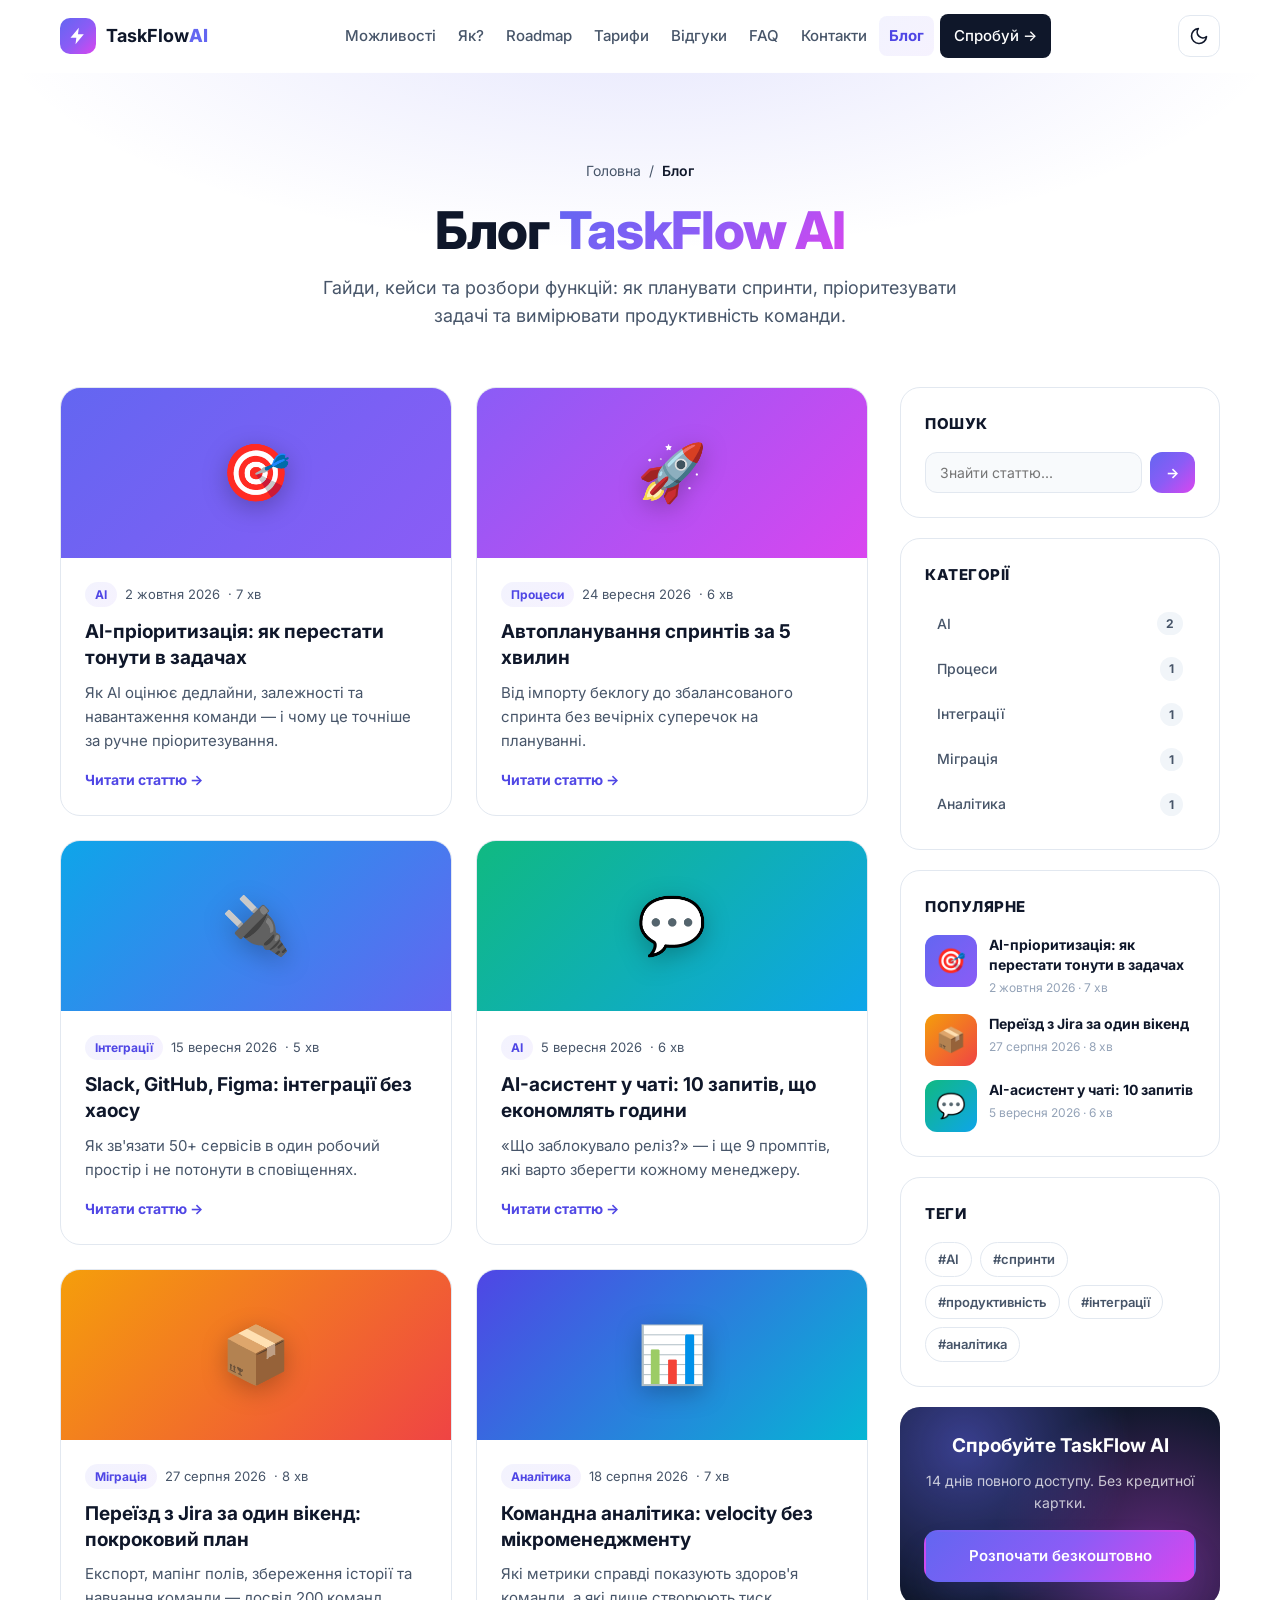
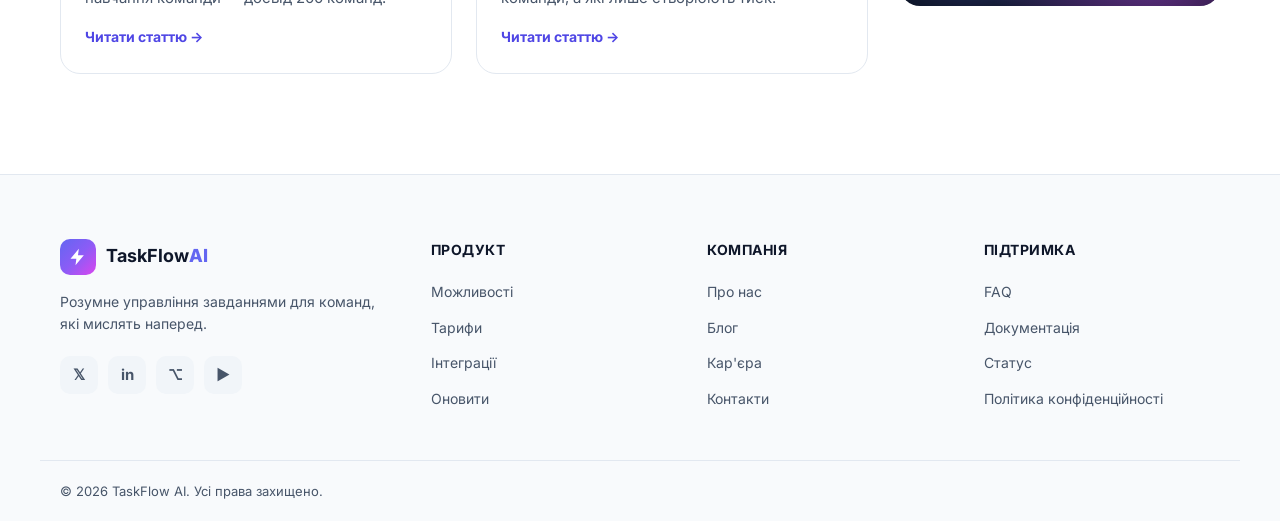
<file: blog.html>
<!DOCTYPE html>
<html lang="uk">
<head>
    <meta charset="UTF-8">
    <meta name="viewport" content="width=device-width, initial-scale=1.0">
    <meta name="description" content="Блог TaskFlow AI — гайди про AI-пріоритизацію, планування спринтів та продуктивність команд.">
    <meta name="theme-color" content="#6366f1">
    <script>
        try {
            var savedTheme = localStorage.getItem('taskflow-theme');
            if (savedTheme === 'dark' || savedTheme === 'light') {
                document.documentElement.setAttribute('data-theme', savedTheme);
            } else if (window.matchMedia('(prefers-color-scheme: dark)').matches) {
                document.documentElement.setAttribute('data-theme', 'dark');
            }
        } catch (e) {}
    </script>
    <title>Блог — TaskFlow AI</title>
    <link rel="preconnect" href="https://fonts.googleapis.com">
    <link rel="preconnect" href="https://fonts.gstatic.com" crossorigin>
    <link href="https://fonts.googleapis.com/css2?family=Inter:wght@400;500;600;700;800&display=swap" rel="stylesheet">
    <link rel="stylesheet" href="styles.css">
</head>
<body>
    <a class="skip-link" href="#main">Перейти до основного вмісту</a>

    <header class="header" id="top">
        <div class="container header__inner">
            <a href="index.html" class="logo" aria-label="TaskFlow AI — на головну">
                <span class="logo__icon" aria-hidden="true">
                    <svg viewBox="0 0 24 24" fill="none" xmlns="http://www.w3.org/2000/svg">
                        <path d="M13 2L3 14h7l-1 8 10-12h-7l1-8z" fill="currentColor"/>
                    </svg>
                </span>
                <span class="logo__text">TaskFlow<strong>AI</strong></span>
            </a>

            <nav class="nav" id="nav" aria-label="Головна навігація">
                <ul class="nav__list">
                    <li><a class="nav__link" href="index.html#features">Можливості</a></li>
                    <li><a class="nav__link" href="index.html#how">Як?</a></li>
                    <li><a class="nav__link" href="index.html#roadmap">Roadmap</a></li>
                    <li><a class="nav__link" href="index.html#pricing">Тарифи</a></li>
                    <li><a class="nav__link" href="index.html#testimonials">Відгуки</a></li>
                    <li><a class="nav__link" href="index.html#faq">FAQ</a></li>
                    <li><a class="nav__link" href="index.html#contacts">Контакти</a></li>
                    <li><a class="nav__link is-active" href="blog.html" aria-current="page">Блог</a></li>
                    <li><a class="nav__link nav__link--cta" href="index.html#cta">Спробуй -></a></li>
                </ul>
            </nav>

            <div class="header__actions">
                <button class="theme-toggle" id="themeToggle" type="button"
                        aria-label="Перемкнути на темну тему"
                        aria-pressed="false"
                        title="Перемкнути тему">
                    <svg class="theme-toggle__icon theme-toggle__icon--moon" width="20" height="20" viewBox="0 0 24 24" fill="none" aria-hidden="true"><path d="M21 12.8A9 9 0 1 1 11.2 3a7 7 0 0 0 9.8 9.8z" stroke="currentColor" stroke-width="2" stroke-linecap="round" stroke-linejoin="round"/></svg>
                    <svg class="theme-toggle__icon theme-toggle__icon--sun" width="20" height="20" viewBox="0 0 24 24" fill="none" aria-hidden="true"><circle cx="12" cy="12" r="4" stroke="currentColor" stroke-width="2"/><path d="M12 2v2M12 20v2M4.9 4.9l1.4 1.4M17.7 17.7l1.4 1.4M2 12h2M20 12h2M4.9 19.1l1.4-1.4M17.7 6.3l1.4-1.4" stroke="currentColor" stroke-width="2" stroke-linecap="round"/></svg>
                </button>
                <button class="burger" id="burger" type="button"
                        aria-label="Відкрити меню"
                        aria-expanded="false"
                        aria-controls="nav">
                    <span class="burger__line"></span>
                    <span class="burger__line"></span>
                    <span class="burger__line"></span>
                </button>
            </div>
        </div>
    </header>

    <main id="main">
        <section class="page-hero" aria-labelledby="blog-hero-title">
            <div class="container">
                <nav class="breadcrumbs" aria-label="Хлібні крихти">
                    <a href="index.html">Головна</a>
                    <span aria-hidden="true">/</span>
                    <span aria-current="page">Блог</span>
                </nav>
                <h1 class="page-hero__title" id="blog-hero-title">Блог <span class="gradient-text">TaskFlow AI</span></h1>
                <p class="page-hero__subtitle">
                    Гайди, кейси та розбори функцій: як планувати спринти,
                    пріоритезувати задачі та вимірювати продуктивність команди.
                </p>
            </div>
        </section>

        <div class="container layout">
            <div>
                <ul class="blog-grid" role="list">
                    <li>
                        <article class="blog-card">
                            <a class="blog-card__cover blog-card__cover--1" href="single-blog.html" aria-hidden="true" tabindex="-1"><span class="blog-card__emoji">🎯</span></a>
                            <div class="blog-card__body">
                                <div class="blog-card__meta"><span class="blog-card__tag">AI</span><time datetime="2026-10-02">2 жовтня 2026</time><span>· 7 хв</span></div>
                                <h2 class="blog-card__title"><a href="single-blog.html">AI-пріоритизація: як перестати тонути в задачах</a></h2>
                                <p class="blog-card__text">Як AI оцінює дедлайни, залежності та навантаження команди — і чому це точніше за ручне пріоритезування.</p>
                                <a class="blog-card__more" href="single-blog.html">Читати статтю →</a>
                            </div>
                        </article>
                    </li>
                    <li>
                        <article class="blog-card">
                            <a class="blog-card__cover blog-card__cover--2" href="single-blog.html" aria-hidden="true" tabindex="-1"><span class="blog-card__emoji">🚀</span></a>
                            <div class="blog-card__body">
                                <div class="blog-card__meta"><span class="blog-card__tag">Процеси</span><time datetime="2026-09-24">24 вересня 2026</time><span>· 6 хв</span></div>
                                <h2 class="blog-card__title"><a href="single-blog.html">Автопланування спринтів за 5 хвилин</a></h2>
                                <p class="blog-card__text">Від імпорту беклогу до збалансованого спринта без вечірніх суперечок на плануванні.</p>
                                <a class="blog-card__more" href="single-blog.html">Читати статтю →</a>
                            </div>
                        </article>
                    </li>
                    <li>
                        <article class="blog-card">
                            <a class="blog-card__cover blog-card__cover--3" href="single-blog.html" aria-hidden="true" tabindex="-1"><span class="blog-card__emoji">🔌</span></a>
                            <div class="blog-card__body">
                                <div class="blog-card__meta"><span class="blog-card__tag">Інтеграції</span><time datetime="2026-09-15">15 вересня 2026</time><span>· 5 хв</span></div>
                                <h2 class="blog-card__title"><a href="single-blog.html">Slack, GitHub, Figma: інтеграції без хаосу</a></h2>
                                <p class="blog-card__text">Як зв'язати 50+ сервісів в один робочий простір і не потонути в сповіщеннях.</p>
                                <a class="blog-card__more" href="single-blog.html">Читати статтю →</a>
                            </div>
                        </article>
                    </li>
                    <li>
                        <article class="blog-card">
                            <a class="blog-card__cover blog-card__cover--4" href="single-blog.html" aria-hidden="true" tabindex="-1"><span class="blog-card__emoji">💬</span></a>
                            <div class="blog-card__body">
                                <div class="blog-card__meta"><span class="blog-card__tag">AI</span><time datetime="2026-09-05">5 вересня 2026</time><span>· 6 хв</span></div>
                                <h2 class="blog-card__title"><a href="single-blog.html">AI-асистент у чаті: 10 запитів, що економлять години</a></h2>
                                <p class="blog-card__text">«Що заблокувало реліз?» — і ще 9 промптів, які варто зберегти кожному менеджеру.</p>
                                <a class="blog-card__more" href="single-blog.html">Читати статтю →</a>
                            </div>
                        </article>
                    </li>
                    <li>
                        <article class="blog-card">
                            <a class="blog-card__cover blog-card__cover--5" href="single-blog.html" aria-hidden="true" tabindex="-1"><span class="blog-card__emoji">📦</span></a>
                            <div class="blog-card__body">
                                <div class="blog-card__meta"><span class="blog-card__tag">Міграція</span><time datetime="2026-08-27">27 серпня 2026</time><span>· 8 хв</span></div>
                                <h2 class="blog-card__title"><a href="single-blog.html">Переїзд з Jira за один вікенд: покроковий план</a></h2>
                                <p class="blog-card__text">Експорт, мапінг полів, збереження історії та навчання команди — досвід 200 команд.</p>
                                <a class="blog-card__more" href="single-blog.html">Читати статтю →</a>
                            </div>
                        </article>
                    </li>
                    <li>
                        <article class="blog-card">
                            <a class="blog-card__cover blog-card__cover--6" href="single-blog.html" aria-hidden="true" tabindex="-1"><span class="blog-card__emoji">📊</span></a>
                            <div class="blog-card__body">
                                <div class="blog-card__meta"><span class="blog-card__tag">Аналітика</span><time datetime="2026-08-18">18 серпня 2026</time><span>· 7 хв</span></div>
                                <h2 class="blog-card__title"><a href="single-blog.html">Командна аналітика: velocity без мікроменеджменту</a></h2>
                                <p class="blog-card__text">Які метрики справді показують здоров'я команди, а які лише створюють тиск.</p>
                                <a class="blog-card__more" href="single-blog.html">Читати статтю →</a>
                            </div>
                        </article>
                    </li>
                </ul>
            </div>

            <aside class="sidebar" aria-label="Бокова панель блогу">
                <section class="widget">
                    <h2 class="widget__title">Пошук</h2>
                    <form class="widget__search" role="search" onsubmit="return false;">
                        <label class="visually-hidden" for="blog-search">Пошук статей</label>
                        <input type="search" id="blog-search" placeholder="Знайти статтю...">
                        <button type="submit" aria-label="Шукати">→</button>
                    </form>
                </section>

                <section class="widget">
                    <h2 class="widget__title">Категорії</h2>
                    <ul class="widget__list" role="list">
                        <li><a href="blog.html">AI <span class="widget__count">2</span></a></li>
                        <li><a href="blog.html">Процеси <span class="widget__count">1</span></a></li>
                        <li><a href="blog.html">Інтеграції <span class="widget__count">1</span></a></li>
                        <li><a href="blog.html">Міграція <span class="widget__count">1</span></a></li>
                        <li><a href="blog.html">Аналітика <span class="widget__count">1</span></a></li>
                    </ul>
                </section>

                <section class="widget">
                    <h2 class="widget__title">Популярне</h2>
                    <div class="widget__popular">
                        <a href="single-blog.html">
                            <span class="widget__thumb blog-card__cover--1">🎯</span>
                            <span><strong>AI-пріоритизація: як перестати тонути в задачах</strong><small>2 жовтня 2026 · 7 хв</small></span>
                        </a>
                        <a href="single-blog.html">
                            <span class="widget__thumb blog-card__cover--5">📦</span>
                            <span><strong>Переїзд з Jira за один вікенд</strong><small>27 серпня 2026 · 8 хв</small></span>
                        </a>
                        <a href="single-blog.html">
                            <span class="widget__thumb blog-card__cover--4">💬</span>
                            <span><strong>AI-асистент у чаті: 10 запитів</strong><small>5 вересня 2026 · 6 хв</small></span>
                        </a>
                    </div>
                </section>

                <section class="widget">
                    <h2 class="widget__title">Теги</h2>
                    <div class="widget__tags">
                        <a href="blog.html">#AI</a>
                        <a href="blog.html">#спринти</a>
                        <a href="blog.html">#продуктивність</a>
                        <a href="blog.html">#інтеграції</a>
                        <a href="blog.html">#аналітика</a>
                    </div>
                </section>

                <section class="widget widget--cta">
                    <h3>Спробуйте TaskFlow AI</h3>
                    <p>14 днів повного доступу. Без кредитної картки.</p>
                    <a href="index.html#cta" class="btn btn--primary btn--block">Розпочати безкоштовно</a>
                </section>
            </aside>
        </div>
    </main>

    <footer class="footer">
        <div class="container footer__inner">
            <div class="footer__col footer__col--brand">
                <a href="index.html" class="logo logo--footer">
                    <span class="logo__icon" aria-hidden="true">
                        <svg viewBox="0 0 24 24" fill="none" xmlns="http://www.w3.org/2000/svg">
                            <path d="M13 2L3 14h7l-1 8 10-12h-7l1-8z" fill="currentColor"/>
                        </svg>
                    </span>
                    <span class="logo__text">TaskFlow<strong>AI</strong></span>
                </a>
                <p class="footer__tagline">Розумне управління завданнями для команд, які мислять наперед.</p>
                <ul class="footer__socials" role="list">
                    <li><a href="#" aria-label="Twitter">𝕏</a></li>
                    <li><a href="#" aria-label="LinkedIn">in</a></li>
                    <li><a href="#" aria-label="GitHub">⌥</a></li>
                    <li><a href="#" aria-label="YouTube">▶</a></li>
                </ul>
            </div>

            <nav class="footer__col" aria-label="Продукт">
                <h4 class="footer__title">Продукт</h4>
                <ul class="footer__links" role="list">
                    <li><a href="index.html#features">Можливості</a></li>
                    <li><a href="index.html#pricing">Тарифи</a></li>
                    <li><a href="index.html#how">Інтеграції</a></li>
                    <li><a href="index.html#cta">Оновити</a></li>
                </ul>
            </nav>

            <nav class="footer__col" aria-label="Компанія">
                <h4 class="footer__title">Компанія</h4>
                <ul class="footer__links" role="list">
                    <li><a href="#">Про нас</a></li>
                    <li><a href="blog.html">Блог</a></li>
                    <li><a href="#">Кар'єра</a></li>
                    <li><a href="index.html#contacts">Контакти</a></li>
                </ul>
            </nav>

            <nav class="footer__col" aria-label="Підтримка">
                <h4 class="footer__title">Підтримка</h4>
                <ul class="footer__links" role="list">
                    <li><a href="index.html#faq">FAQ</a></li>
                    <li><a href="#">Документація</a></li>
                    <li><a href="#">Статус</a></li>
                    <li><a href="privacy.html">Політика конфіденційності</a></li>
                </ul>
            </nav>
        </div>

        <div class="container footer__bottom">
            <p class="footer__copy">© 2026 TaskFlow AI. Усі права захищено.</p>
        </div>
    </footer>

    <button class="to-top" id="toTop" type="button" aria-label="Прокрутити нагору">
        <svg viewBox="0 0 24 24" fill="none" aria-hidden="true">
            <path d="M12 19V5M5 12l7-7 7 7" stroke="currentColor" stroke-width="2.5" stroke-linecap="round" stroke-linejoin="round"/>
        </svg>
        <span>Нагору</span>
    </button>

    <div class="scroll-progress" id="scrollProgress" aria-hidden="true"></div>

    <script src="script.js" defer></script>
</body>
</html>
</file>
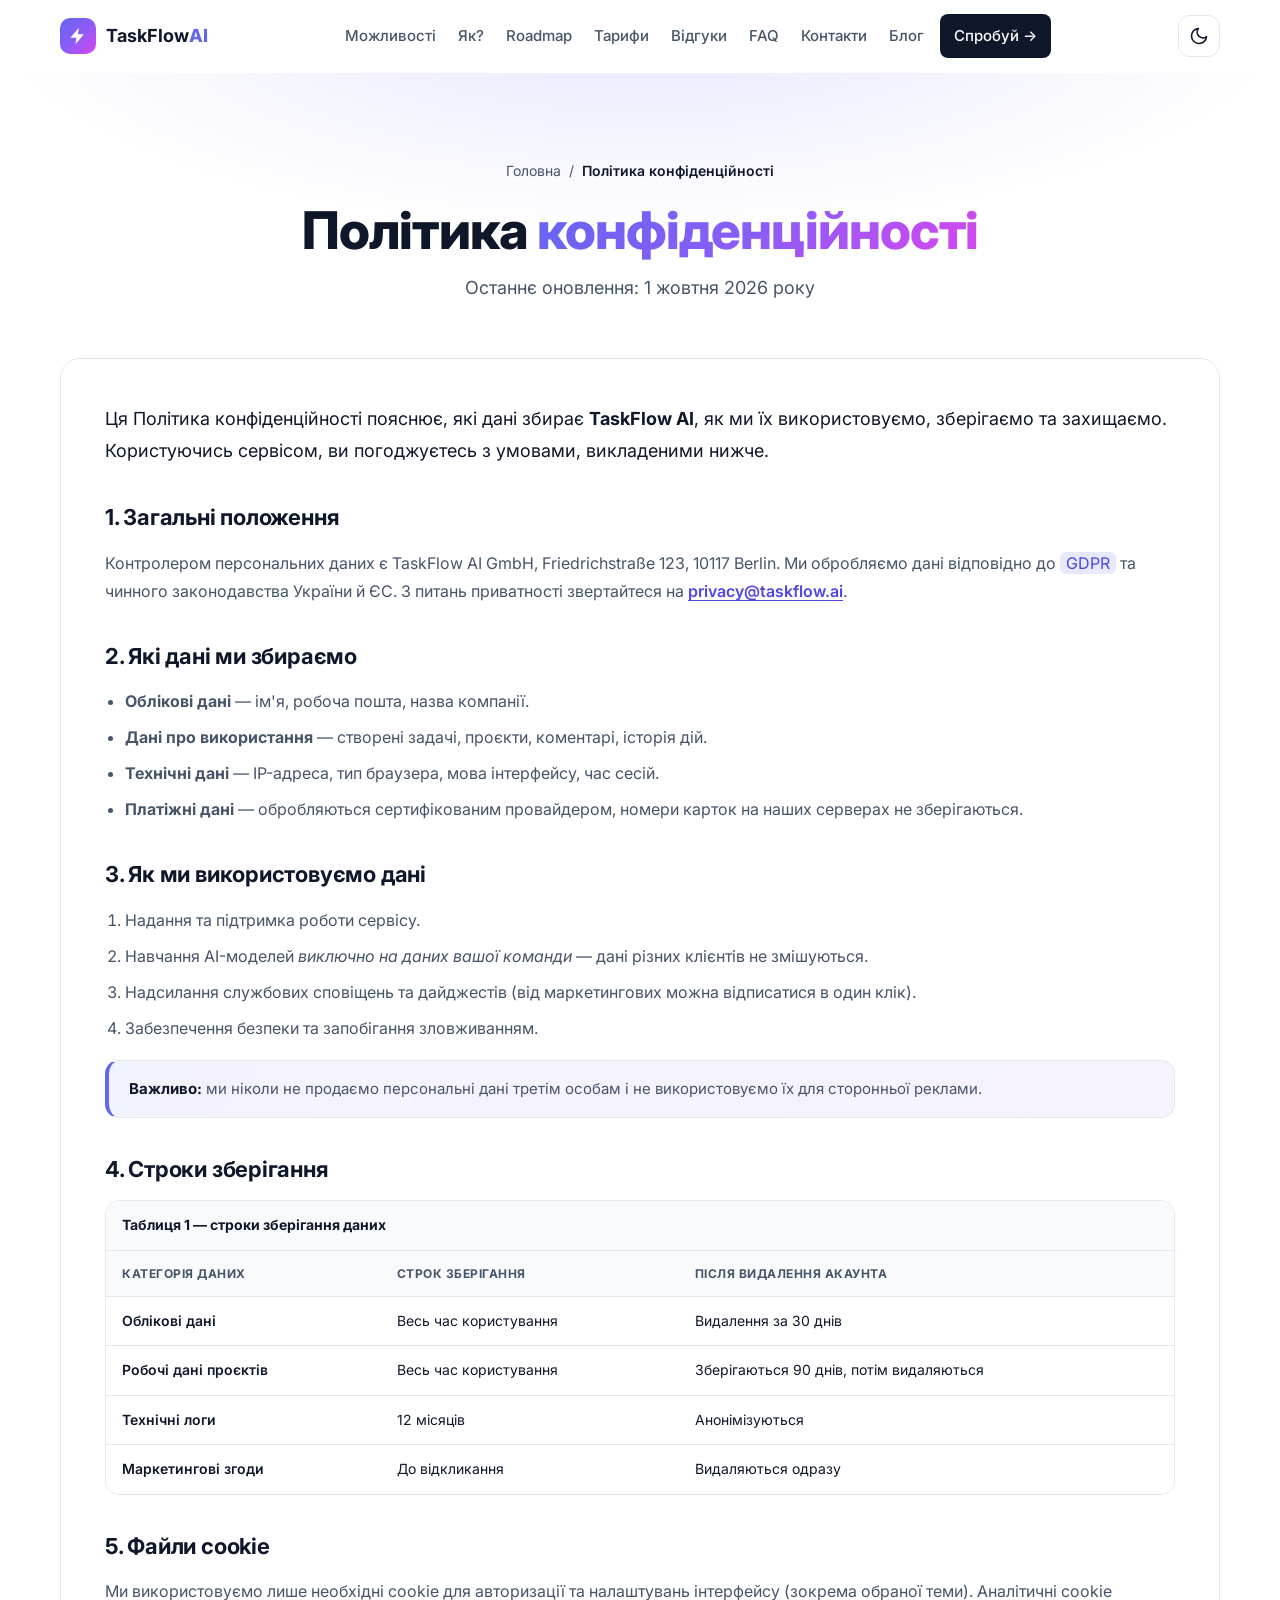
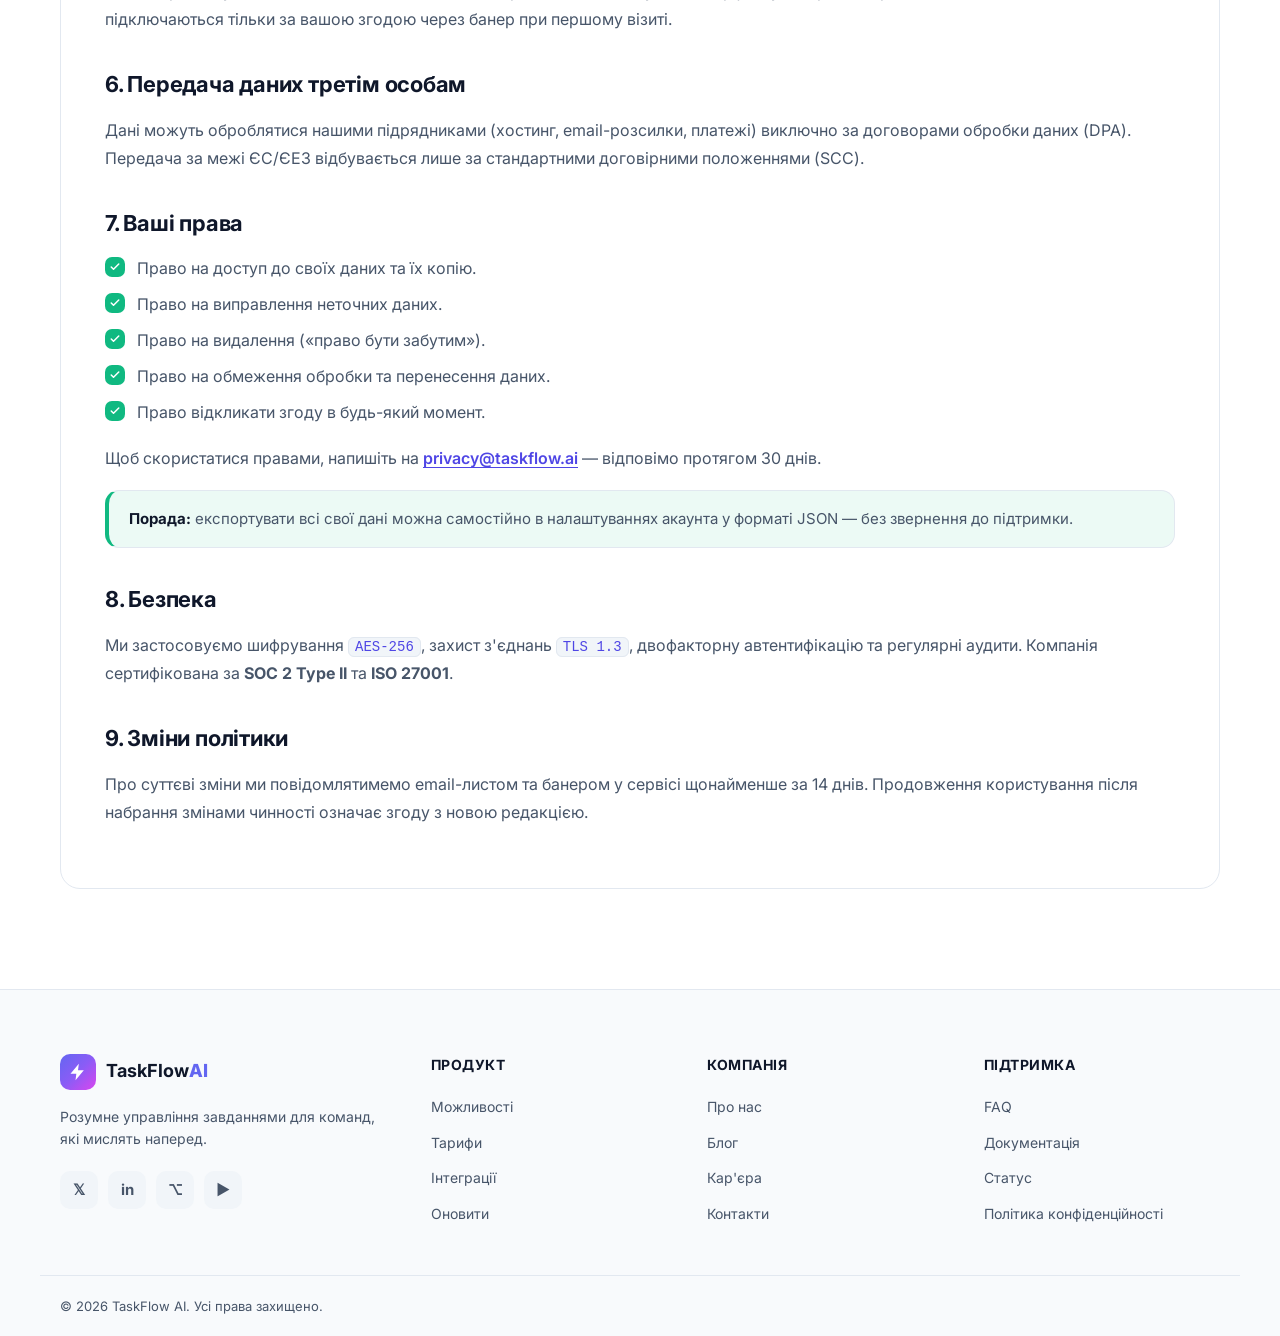
<file: privacy.html>
<!DOCTYPE html>
<html lang="uk">
<head>
    <meta charset="UTF-8">
    <meta name="viewport" content="width=device-width, initial-scale=1.0">
    <meta name="description" content="Політика конфіденційності TaskFlow AI: які дані ми збираємо, як їх використовуємо та захищаємо.">
    <meta name="theme-color" content="#6366f1">
    <title>Політика конфіденційності — TaskFlow AI</title>
    <script>
        try {
            var savedTheme = localStorage.getItem('taskflow-theme');
            if (savedTheme === 'dark' || savedTheme === 'light') {
                document.documentElement.setAttribute('data-theme', savedTheme);
            } else if (window.matchMedia('(prefers-color-scheme: dark)').matches) {
                document.documentElement.setAttribute('data-theme', 'dark');
            }
        } catch (e) {}
    </script>
    <link rel="preconnect" href="https://fonts.googleapis.com">
    <link rel="preconnect" href="https://fonts.gstatic.com" crossorigin>
    <link href="https://fonts.googleapis.com/css2?family=Inter:wght@400;500;600;700;800&display=swap" rel="stylesheet">
    <link rel="stylesheet" href="styles.css">
</head>
<body>
    <a class="skip-link" href="#main">Перейти до основного вмісту</a>

    <header class="header" id="top">
        <div class="container header__inner">
            <a href="index.html" class="logo" aria-label="TaskFlow AI — на головну">
                <span class="logo__icon" aria-hidden="true">
                    <svg viewBox="0 0 24 24" fill="none" xmlns="http://www.w3.org/2000/svg">
                        <path d="M13 2L3 14h7l-1 8 10-12h-7l1-8z" fill="currentColor"/>
                    </svg>
                </span>
                <span class="logo__text">TaskFlow<strong>AI</strong></span>
            </a>

            <nav class="nav" id="nav" aria-label="Головна навігація">
                <ul class="nav__list">
                    <li><a class="nav__link" href="index.html#features">Можливості</a></li>
                    <li><a class="nav__link" href="index.html#how">Як?</a></li>
                    <li><a class="nav__link" href="index.html#roadmap">Roadmap</a></li>
                    <li><a class="nav__link" href="index.html#pricing">Тарифи</a></li>
                    <li><a class="nav__link" href="index.html#testimonials">Відгуки</a></li>
                    <li><a class="nav__link" href="index.html#faq">FAQ</a></li>
                    <li><a class="nav__link" href="index.html#contacts">Контакти</a></li>
                    <li><a class="nav__link" href="blog.html">Блог</a></li>
                    <li><a class="nav__link nav__link--cta" href="index.html#cta">Спробуй -></a></li>
                </ul>
            </nav>

            <div class="header__actions">
                <button class="theme-toggle" id="themeToggle" type="button"
                        aria-label="Перемкнути на темну тему"
                        aria-pressed="false"
                        title="Перемкнути тему">
                    <svg class="theme-toggle__icon theme-toggle__icon--moon" width="20" height="20" viewBox="0 0 24 24" fill="none" aria-hidden="true"><path d="M21 12.8A9 9 0 1 1 11.2 3a7 7 0 0 0 9.8 9.8z" stroke="currentColor" stroke-width="2" stroke-linecap="round" stroke-linejoin="round"/></svg>
                    <svg class="theme-toggle__icon theme-toggle__icon--sun" width="20" height="20" viewBox="0 0 24 24" fill="none" aria-hidden="true"><circle cx="12" cy="12" r="4" stroke="currentColor" stroke-width="2"/><path d="M12 2v2M12 20v2M4.9 4.9l1.4 1.4M17.7 17.7l1.4 1.4M2 12h2M20 12h2M4.9 19.1l1.4-1.4M17.7 6.3l1.4-1.4" stroke="currentColor" stroke-width="2" stroke-linecap="round"/></svg>
                </button>
                <button class="burger" id="burger" type="button"
                        aria-label="Відкрити меню"
                        aria-expanded="false"
                        aria-controls="nav">
                    <span class="burger__line"></span>
                    <span class="burger__line"></span>
                    <span class="burger__line"></span>
                </button>
            </div>
        </div>
    </header>

    <main id="main">
        <section class="page-hero" aria-labelledby="privacy-title">
            <div class="container">
                <nav class="breadcrumbs" aria-label="Хлібні крихти">
                    <a href="index.html">Головна</a>
                    <span aria-hidden="true">/</span>
                    <span aria-current="page">Політика конфіденційності</span>
                </nav>
                <h1 class="page-hero__title" id="privacy-title">Політика <span class="gradient-text">конфіденційності</span></h1>
                <p class="page-hero__subtitle">Останнє оновлення: 1 жовтня 2026 року</p>
            </div>
        </section>

        <div class="container" style="padding-bottom: clamp(60px, 8vw, 100px);">
            <article class="article">
                <div class="article__body">
                    <div class="article__content">
                        <p>Ця Політика конфіденційності пояснює, які дані збирає <strong>TaskFlow AI</strong>, як ми їх використовуємо, зберігаємо та захищаємо. Користуючись сервісом, ви погоджуєтесь з умовами, викладеними нижче.</p>

                        <h2>1. Загальні положення</h2>
                        <p>Контролером персональних даних є TaskFlow AI GmbH, Friedrichstraße 123, 10117 Berlin. Ми обробляємо дані відповідно до <mark>GDPR</mark> та чинного законодавства України й ЄС. З питань приватності звертайтеся на <a href="mailto:privacy@taskflow.ai">privacy@taskflow.ai</a>.</p>

                        <h2>2. Які дані ми збираємо</h2>
                        <ul>
                            <li><strong>Облікові дані</strong> — ім'я, робоча пошта, назва компанії.</li>
                            <li><strong>Дані про використання</strong> — створені задачі, проєкти, коментарі, історія дій.</li>
                            <li><strong>Технічні дані</strong> — IP-адреса, тип браузера, мова інтерфейсу, час сесій.</li>
                            <li><strong>Платіжні дані</strong> — обробляються сертифікованим провайдером, номери карток на наших серверах не зберігаються.</li>
                        </ul>

                        <h2>3. Як ми використовуємо дані</h2>
                        <ol>
                            <li>Надання та підтримка роботи сервісу.</li>
                            <li>Навчання AI-моделей <em>виключно на даних вашої команди</em> — дані різних клієнтів не змішуються.</li>
                            <li>Надсилання службових сповіщень та дайджестів (від маркетингових можна відписатися в один клік).</li>
                            <li>Забезпечення безпеки та запобігання зловживанням.</li>
                        </ol>

                        <div class="article__note article__note--info"><strong>Важливо:</strong> ми ніколи не продаємо персональні дані третім особам і не використовуємо їх для сторонньої реклами.</div>

                        <h2>4. Строки зберігання</h2>
                        <div class="table-scroll" tabindex="0" aria-label="Таблиця строків зберігання — прокручується горизонтально">
                            <table class="article__table">
                                <caption>Таблиця 1 — строки зберігання даних</caption>
                                <thead>
                                    <tr><th scope="col">Категорія даних</th><th scope="col">Строк зберігання</th><th scope="col">Після видалення акаунта</th></tr>
                                </thead>
                                <tbody>
                                    <tr><td>Облікові дані</td><td>Весь час користування</td><td>Видалення за 30 днів</td></tr>
                                    <tr><td>Робочі дані проєктів</td><td>Весь час користування</td><td>Зберігаються 90 днів, потім видаляються</td></tr>
                                    <tr><td>Технічні логи</td><td>12 місяців</td><td>Анонімізуються</td></tr>
                                    <tr><td>Маркетингові згоди</td><td>До відкликання</td><td>Видаляються одразу</td></tr>
                                </tbody>
                            </table>
                        </div>

                        <h2>5. Файли cookie</h2>
                        <p>Ми використовуємо лише необхідні cookie для авторизації та налаштувань інтерфейсу (зокрема обраної теми). Аналітичні cookie підключаються тільки за вашою згодою через банер при першому візиті.</p>

                        <h2>6. Передача даних третім особам</h2>
                        <p>Дані можуть оброблятися нашими підрядниками (хостинг, email-розсилки, платежі) виключно за договорами обробки даних (DPA). Передача за межі ЄС/ЄЕЗ відбувається лише за стандартними договірними положеннями (SCC).</p>

                        <h2>7. Ваші права</h2>
                        <ul class="article__checklist">
                            <li>Право на доступ до своїх даних та їх копію.</li>
                            <li>Право на виправлення неточних даних.</li>
                            <li>Право на видалення («право бути забутим»).</li>
                            <li>Право на обмеження обробки та перенесення даних.</li>
                            <li>Право відкликати згоду в будь-який момент.</li>
                        </ul>
                        <p>Щоб скористатися правами, напишіть на <a href="mailto:privacy@taskflow.ai">privacy@taskflow.ai</a> — відповімо протягом 30 днів.</p>

                        <div class="article__note article__note--tip"><strong>Порада:</strong> експортувати всі свої дані можна самостійно в налаштуваннях акаунта у форматі JSON — без звернення до підтримки.</div>

                        <h2>8. Безпека</h2>
                        <p>Ми застосовуємо шифрування <code>AES-256</code>, захист з'єднань <code>TLS 1.3</code>, двофакторну автентифікацію та регулярні аудити. Компанія сертифікована за <strong>SOC 2 Type II</strong> та <strong>ISO 27001</strong>.</p>

                        <h2>9. Зміни політики</h2>
                        <p>Про суттєві зміни ми повідомлятимемо email-листом та банером у сервісі щонайменше за 14 днів. Продовження користування після набрання змінами чинності означає згоду з новою редакцією.</p>
                    </div>
                </div>
            </article>
        </div>
    </main>

    <footer class="footer">
        <div class="container footer__inner">
            <div class="footer__col footer__col--brand">
                <a href="index.html" class="logo logo--footer">
                    <span class="logo__icon" aria-hidden="true">
                        <svg viewBox="0 0 24 24" fill="none" xmlns="http://www.w3.org/2000/svg">
                            <path d="M13 2L3 14h7l-1 8 10-12h-7l1-8z" fill="currentColor"/>
                        </svg>
                    </span>
                    <span class="logo__text">TaskFlow<strong>AI</strong></span>
                </a>
                <p class="footer__tagline">Розумне управління завданнями для команд, які мислять наперед.</p>
                <ul class="footer__socials" role="list">
                    <li><a href="#" aria-label="Twitter">𝕏</a></li>
                    <li><a href="#" aria-label="LinkedIn">in</a></li>
                    <li><a href="#" aria-label="GitHub">⌥</a></li>
                    <li><a href="#" aria-label="YouTube">▶</a></li>
                </ul>
            </div>

            <nav class="footer__col" aria-label="Продукт">
                <h4 class="footer__title">Продукт</h4>
                <ul class="footer__links" role="list">
                    <li><a href="index.html#features">Можливості</a></li>
                    <li><a href="index.html#pricing">Тарифи</a></li>
                    <li><a href="index.html#how">Інтеграції</a></li>
                    <li><a href="index.html#cta">Оновити</a></li>
                </ul>
            </nav>

            <nav class="footer__col" aria-label="Компанія">
                <h4 class="footer__title">Компанія</h4>
                <ul class="footer__links" role="list">
                    <li><a href="#">Про нас</a></li>
                    <li><a href="blog.html">Блог</a></li>
                    <li><a href="#">Кар'єра</a></li>
                    <li><a href="index.html#contacts">Контакти</a></li>
                </ul>
            </nav>

            <nav class="footer__col" aria-label="Підтримка">
                <h4 class="footer__title">Підтримка</h4>
                <ul class="footer__links" role="list">
                    <li><a href="index.html#faq">FAQ</a></li>
                    <li><a href="#">Документація</a></li>
                    <li><a href="#">Статус</a></li>
                    <li><a href="privacy.html">Політика конфіденційності</a></li>
                </ul>
            </nav>
        </div>

        <div class="container footer__bottom">
            <p class="footer__copy">© 2026 TaskFlow AI. Усі права захищено.</p>
        </div>
    </footer>

    <button class="to-top" id="toTop" type="button" aria-label="Прокрутити нагору">
        <svg viewBox="0 0 24 24" fill="none" aria-hidden="true">
            <path d="M12 19V5M5 12l7-7 7 7" stroke="currentColor" stroke-width="2.5" stroke-linecap="round" stroke-linejoin="round"/>
        </svg>
        <span>Нагору</span>
    </button>

    <div class="scroll-progress" id="scrollProgress" aria-hidden="true"></div>

    <script src="script.js" defer></script>
</body>
</html>
</file>
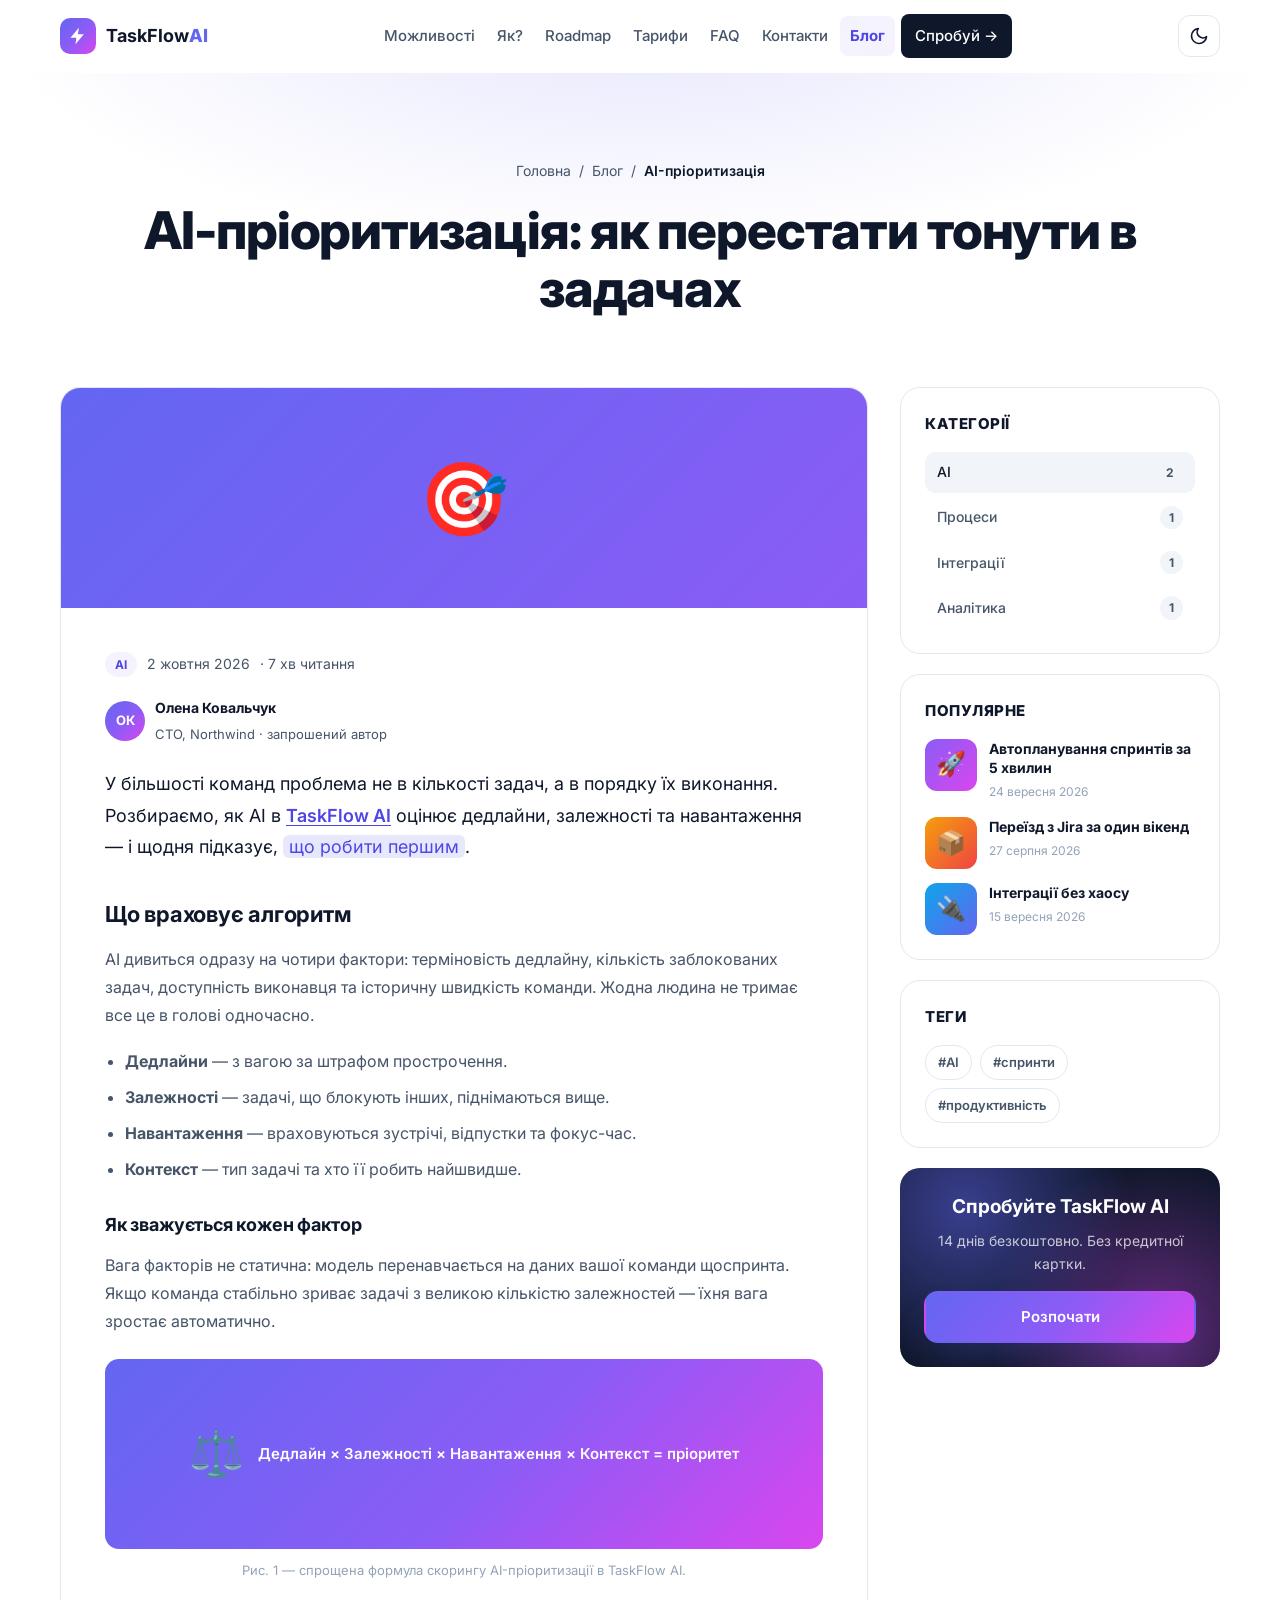
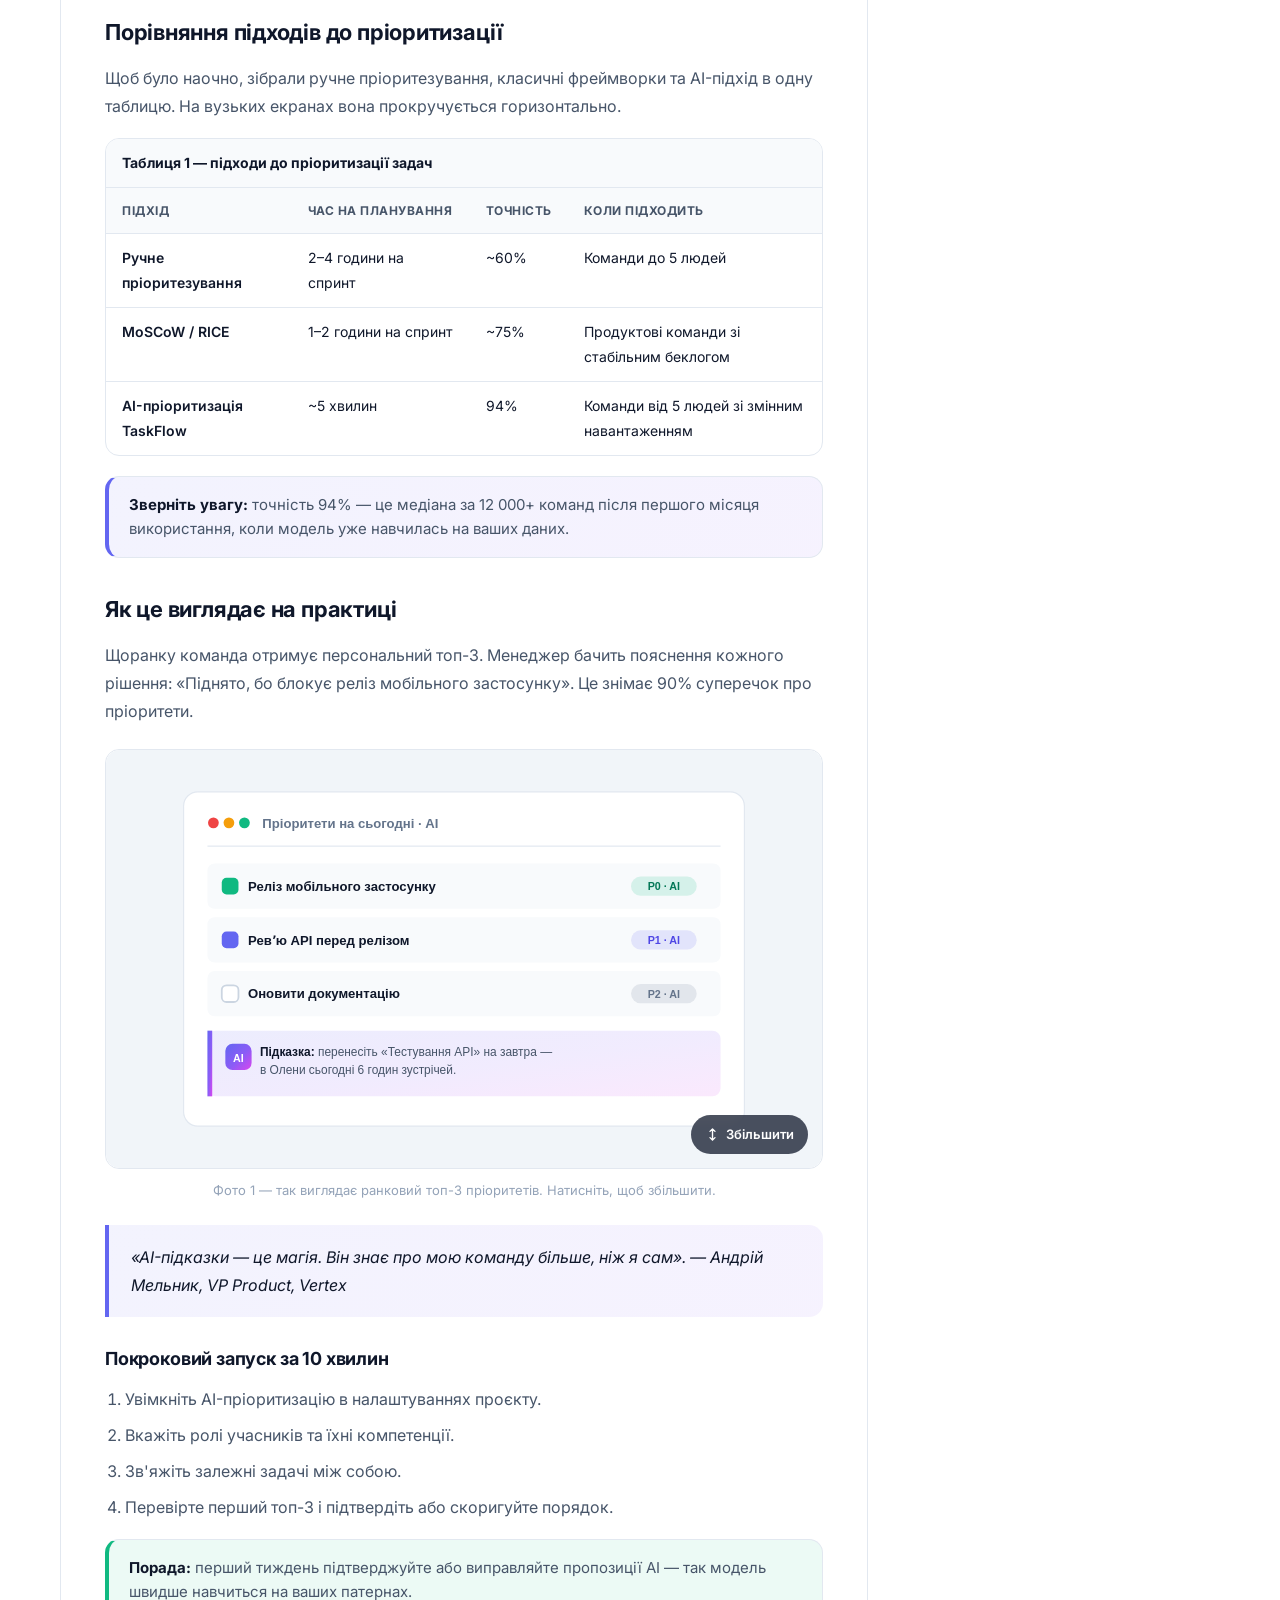
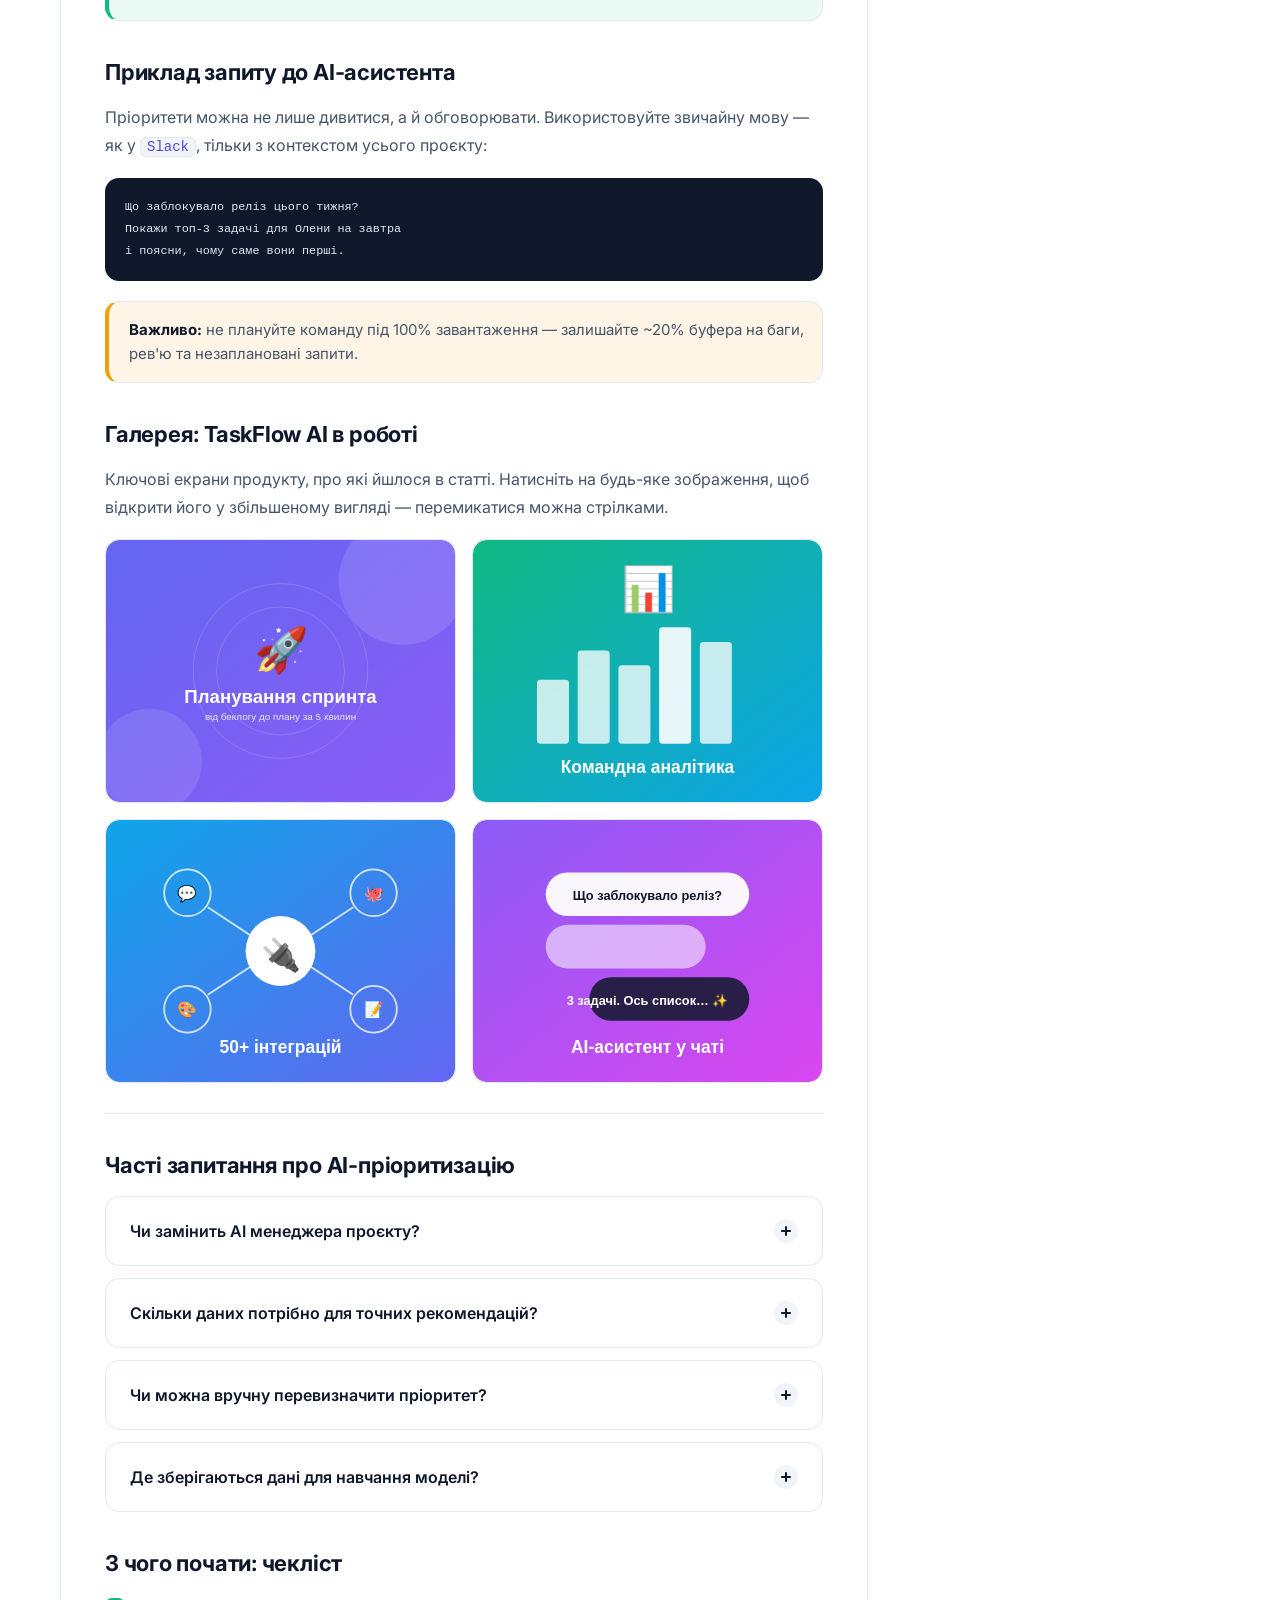
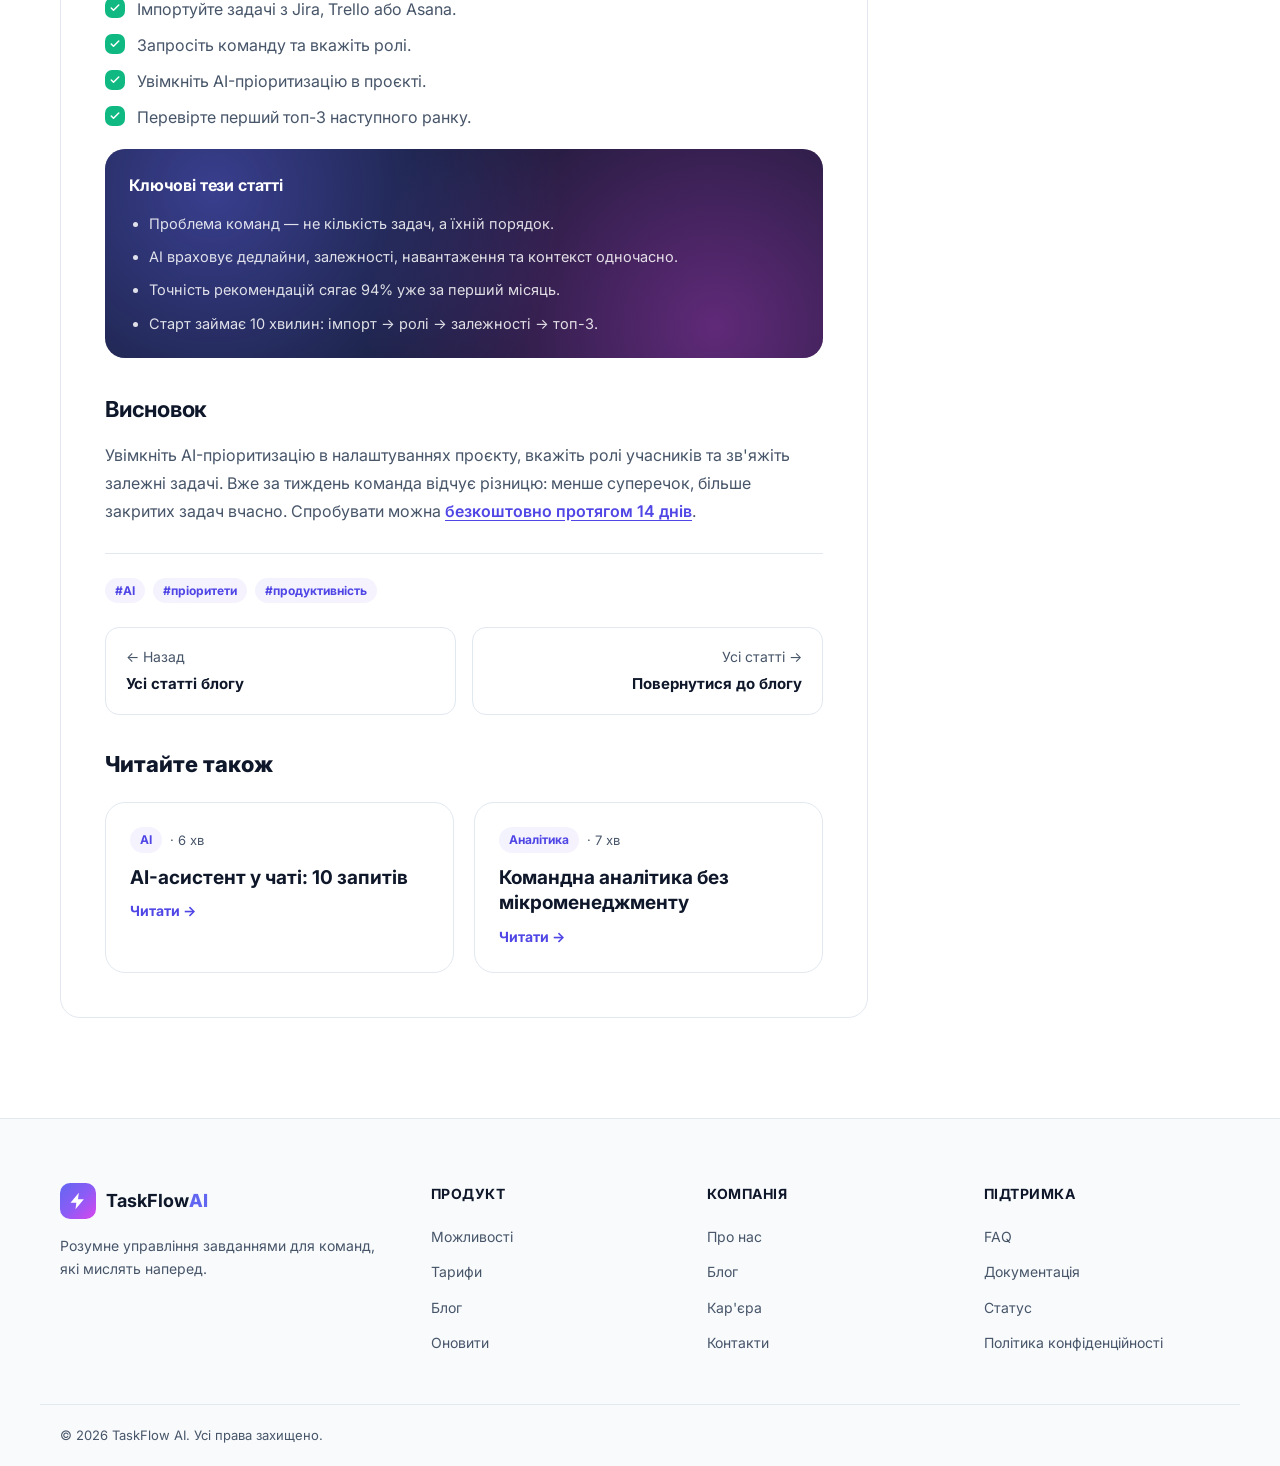
<file: single-blog.html>
<!DOCTYPE html>
<html lang="uk">
<head>
    <meta charset="UTF-8">
    <meta name="viewport" content="width=device-width, initial-scale=1.0">
    <meta name="description" content="Як AI-пріоритизація в TaskFlow AI оцінює дедлайни, залежності та навантаження команди.">
    <meta name="theme-color" content="#6366f1">
    <script>
        try {
            var savedTheme = localStorage.getItem('taskflow-theme');
            if (savedTheme === 'dark' || savedTheme === 'light') {
                document.documentElement.setAttribute('data-theme', savedTheme);
            } else if (window.matchMedia('(prefers-color-scheme: dark)').matches) {
                document.documentElement.setAttribute('data-theme', 'dark');
            }
        } catch (e) {}
    </script>
    <title>AI-пріоритизація: як перестати тонути в задачах — Блог TaskFlow AI</title>
    <link rel="preconnect" href="https://fonts.googleapis.com">
    <link rel="preconnect" href="https://fonts.gstatic.com" crossorigin>
    <link href="https://fonts.googleapis.com/css2?family=Inter:wght@400;500;600;700;800&display=swap" rel="stylesheet">
    <link rel="stylesheet" href="styles.css">
    <link rel="stylesheet" href="vendor/glightbox/glightbox.min.css">
</head>
<body>
    <a class="skip-link" href="#main">Перейти до основного вмісту</a>
    <header class="header" id="top">
        <div class="container header__inner">
            <a href="index.html" class="logo" aria-label="TaskFlow AI — на головну">
                <span class="logo__icon" aria-hidden="true"><svg viewBox="0 0 24 24" fill="none" xmlns="http://www.w3.org/2000/svg"><path d="M13 2L3 14h7l-1 8 10-12h-7l1-8z" fill="currentColor"/></svg></span>
                <span class="logo__text">TaskFlow<strong>AI</strong></span>
            </a>
            <nav class="nav" id="nav" aria-label="Головна навігація">
                <ul class="nav__list">
                    <li><a class="nav__link" href="index.html#features">Можливості</a></li>
                    <li><a class="nav__link" href="index.html#how">Як?</a></li>
                    <li><a class="nav__link" href="index.html#roadmap">Roadmap</a></li>
                    <li><a class="nav__link" href="index.html#pricing">Тарифи</a></li>
                    <li><a class="nav__link" href="index.html#faq">FAQ</a></li>
                    <li><a class="nav__link" href="index.html#contacts">Контакти</a></li>
                    <li><a class="nav__link is-active" href="blog.html">Блог</a></li>
                    <li><a class="nav__link nav__link--cta" href="index.html#cta">Спробуй -></a></li>
                </ul>
            </nav>
            <div class="header__actions">
                <button class="theme-toggle" id="themeToggle" type="button"
                        aria-label="Перемкнути на темну тему"
                        aria-pressed="false"
                        title="Перемкнути тему">
                    <svg class="theme-toggle__icon theme-toggle__icon--moon" width="20" height="20" viewBox="0 0 24 24" fill="none" aria-hidden="true"><path d="M21 12.8A9 9 0 1 1 11.2 3a7 7 0 0 0 9.8 9.8z" stroke="currentColor" stroke-width="2" stroke-linecap="round" stroke-linejoin="round"/></svg>
                    <svg class="theme-toggle__icon theme-toggle__icon--sun" width="20" height="20" viewBox="0 0 24 24" fill="none" aria-hidden="true"><circle cx="12" cy="12" r="4" stroke="currentColor" stroke-width="2"/><path d="M12 2v2M12 20v2M4.9 4.9l1.4 1.4M17.7 17.7l1.4 1.4M2 12h2M20 12h2M4.9 19.1l1.4-1.4M17.7 6.3l1.4-1.4" stroke="currentColor" stroke-width="2" stroke-linecap="round"/></svg>
                </button>
                <button class="burger" id="burger" type="button" aria-label="Відкрити меню" aria-expanded="false" aria-controls="nav"><span class="burger__line"></span><span class="burger__line"></span><span class="burger__line"></span></button>
            </div>
        </div>
    </header>
    <main id="main">
        <section class="page-hero" aria-labelledby="post-title">
            <div class="container">
                <nav class="breadcrumbs" aria-label="Хлібні крихти"><a href="index.html">Головна</a><span aria-hidden="true">/</span><a href="blog.html">Блог</a><span aria-hidden="true">/</span><span aria-current="page">AI-пріоритизація</span></nav>
                <h1 class="page-hero__title" id="post-title">AI-пріоритизація: як перестати тонути в задачах</h1>
            </div>
        </section>
        <div class="container layout">
            <article class="article">
                <div class="article__cover blog-card__cover--1" aria-hidden="true"><span>🎯</span></div>
                <div class="article__body">
                    <div class="article__meta"><span class="blog-card__tag">AI</span><time datetime="2026-10-02">2 жовтня 2026</time><span>· 7 хв читання</span></div>
                    <div class="article__author"><span class="avatar" aria-hidden="true">ОК</span><span><span class="article__author-name">Олена Ковальчук</span><br><span class="article__author-role">CTO, Northwind · запрошений автор</span></span></div>
                    <div class="article__content">
                        <p>У більшості команд проблема не в кількості задач, а в порядку їх виконання. Розбираємо, як AI в <a href="index.html#features">TaskFlow AI</a> оцінює дедлайни, залежності та навантаження — і щодня підказує, <mark>що робити першим</mark>.</p>

                        <h2>Що враховує алгоритм</h2>
                        <p>AI дивиться одразу на чотири фактори: терміновість дедлайну, кількість заблокованих задач, доступність виконавця та історичну швидкість команди. Жодна людина не тримає все це в голові одночасно.</p>
                        <ul><li><strong>Дедлайни</strong> — з вагою за штрафом прострочення.</li><li><strong>Залежності</strong> — задачі, що блокують інших, піднімаються вище.</li><li><strong>Навантаження</strong> — враховуються зустрічі, відпустки та фокус-час.</li><li><strong>Контекст</strong> — тип задачі та хто її робить найшвидше.</li></ul>

                        <h3>Як зважується кожен фактор</h3>
                        <p>Вага факторів не статична: модель перенавчається на даних вашої команди щоспринта. Якщо команда стабільно зриває задачі з великою кількістю залежностей — їхня вага зростає автоматично.</p>

                        <figure class="article__figure">
                            <div class="article__figure-visual"><span aria-hidden="true">⚖️</span><span>Дедлайн × Залежності × Навантаження × Контекст = пріоритет</span></div>
                            <figcaption>Рис. 1 — спрощена формула скорингу AI-пріоритизації в TaskFlow AI.</figcaption>
                        </figure>

                        <h2>Порівняння підходів до пріоритизації</h2>
                        <p>Щоб було наочно, зібрали ручне пріоритезування, класичні фреймворки та AI-підхід в одну таблицю. На вузьких екранах вона прокручується горизонтально.</p>
                        <div class="table-scroll" tabindex="0" aria-label="Таблиця порівняння підходів — прокручується горизонтально">
                            <table class="article__table">
                                <caption>Таблиця 1 — підходи до пріоритизації задач</caption>
                                <thead>
                                    <tr><th scope="col">Підхід</th><th scope="col">Час на планування</th><th scope="col">Точність</th><th scope="col">Коли підходить</th></tr>
                                </thead>
                                <tbody>
                                    <tr><td>Ручне пріоритезування</td><td>2–4 години на спринт</td><td>~60%</td><td>Команди до 5 людей</td></tr>
                                    <tr><td>MoSCoW / RICE</td><td>1–2 години на спринт</td><td>~75%</td><td>Продуктові команди зі стабільним беклогом</td></tr>
                                    <tr><td>AI-пріоритизація TaskFlow</td><td>~5 хвилин</td><td>94%</td><td>Команди від 5 людей зі змінним навантаженням</td></tr>
                                </tbody>
                            </table>
                        </div>

                        <div class="article__note article__note--info"><strong>Зверніть увагу:</strong> точність 94% — це медіана за 12 000+ команд після першого місяця використання, коли модель уже навчилась на ваших даних.</div>

                        <h2>Як це виглядає на практиці</h2>
                        <p>Щоранку команда отримує персональний топ-3. Менеджер бачить пояснення кожного рішення: «Піднято, бо блокує реліз мобільного застосунку». Це знімає 90% суперечок про пріоритети.</p>

                        <figure class="article__figure">
                            <a class="article-media glightbox" href="images/priority-dashboard.svg" data-gallery="article" data-title="Дашборд AI-пріоритетів: топ-3 задачі дня з поясненням кожного рішення">
                                <img src="images/priority-dashboard.svg" alt="Дашборд AI-пріоритетів TaskFlow AI зі списком задач і підказкою асистента" width="1200" height="700" loading="lazy">
                                <span class="article-media__zoom" aria-hidden="true"><svg width="15" height="15" viewBox="0 0 24 24" fill="none"><path d="M12 3v18M12 3L8 7M12 3l4 4M12 21l-4-4M12 21l4-4" stroke="currentColor" stroke-width="2.2" stroke-linecap="round" stroke-linejoin="round"/></svg>Збільшити</span>
                            </a>
                            <figcaption>Фото 1 — так виглядає ранковий топ-3 пріоритетів. Натисніть, щоб збільшити.</figcaption>
                        </figure>

                        <blockquote>«AI-підказки — це магія. Він знає про мою команду більше, ніж я сам». — Андрій Мельник, VP Product, Vertex</blockquote>

                        <h3>Покроковий запуск за 10 хвилин</h3>
                        <ol><li>Увімкніть AI-пріоритизацію в налаштуваннях проєкту.</li><li>Вкажіть ролі учасників та їхні компетенції.</li><li>Зв'яжіть залежні задачі між собою.</li><li>Перевірте перший топ-3 і підтвердіть або скоригуйте порядок.</li></ol>

                        <div class="article__note article__note--tip"><strong>Порада:</strong> перший тиждень підтверджуйте або виправляйте пропозиції AI — так модель швидше навчиться на ваших патернах.</div>

                        <h2>Приклад запиту до AI-асистента</h2>
                        <p>Пріоритети можна не лише дивитися, а й обговорювати. Використовуйте звичайну мову — як у <code>Slack</code>, тільки з контекстом усього проєкту:</p>
                        <pre><code>Що заблокувало реліз цього тижня?
Покажи топ-3 задачі для Олени на завтра
і поясни, чому саме вони перші.</code></pre>

                        <div class="article__note article__note--warn"><strong>Важливо:</strong> не плануйте команду під 100% завантаження — залишайте ~20% буфера на баги, рев'ю та незаплановані запити.</div>

                        <h2>Галерея: TaskFlow AI в роботі</h2>
                        <p>Ключові екрани продукту, про які йшлося в статті. Натисніть на будь-яке зображення, щоб відкрити його у збільшеному вигляді — перемикатися можна стрілками.</p>
                        <div class="gallery">
                            <a class="gallery__item glightbox" href="images/gallery-1.svg" data-gallery="article" data-title="Автопланування спринтів: від беклогу до плану за 5 хвилин">
                                <img src="images/gallery-1.svg" alt="Ілюстрація автопланування спринтів" width="1200" height="900" loading="lazy">
                            </a>
                            <a class="gallery__item glightbox" href="images/gallery-2.svg" data-gallery="article" data-title="Командна аналітика: швидкість, фокус і якість без мікроменеджменту">
                                <img src="images/gallery-2.svg" alt="Ілюстрація командної аналітики" width="1200" height="900" loading="lazy">
                            </a>
                            <a class="gallery__item glightbox" href="images/gallery-3.svg" data-gallery="article" data-title="Інтеграції: Slack, GitHub, Figma та ще 50+ сервісів">
                                <img src="images/gallery-3.svg" alt="Ілюстрація інтеграцій із сервісами" width="1200" height="900" loading="lazy">
                            </a>
                            <a class="gallery__item glightbox" href="images/gallery-4.svg" data-gallery="article" data-title="AI-асистент у чаті: відповіді природною мовою">
                                <img src="images/gallery-4.svg" alt="Ілюстрація чату з AI-асистентом" width="1200" height="900" loading="lazy">
                            </a>
                        </div>

                        <hr>

                        <h2>Часті запитання про AI-пріоритизацію</h2>
                        <div class="article__accordion">
                            <details class="faq-item">
                                <summary class="faq-item__question">Чи замінить AI менеджера проєкту?<span class="faq-item__icon" aria-hidden="true"></span></summary>
                                <div class="faq-item__answer"><p>Ні. AI знімає рутину — збір даних, скоринг, чернетку плану. Рішення, комунікація та відповідальність залишаються за людиною.</p></div>
                            </details>
                            <details class="faq-item">
                                <summary class="faq-item__question">Скільки даних потрібно для точних рекомендацій?<span class="faq-item__icon" aria-hidden="true"></span></summary>
                                <div class="faq-item__answer"><p>Перші корисні підказки з'являються вже в день імпорту. Стабільні 90%+ точності — після 2–3 закритих спринтів.</p></div>
                            </details>
                            <details class="faq-item">
                                <summary class="faq-item__question">Чи можна вручну перевизначити пріоритет?<span class="faq-item__icon" aria-hidden="true"></span></summary>
                                <div class="faq-item__answer"><p>Так. Перетягніть задачу вгору списку — AI запам'ятає вибір і врахує його в наступних рекомендаціях.</p></div>
                            </details>
                            <details class="faq-item">
                                <summary class="faq-item__question">Де зберігаються дані для навчання моделі?<span class="faq-item__icon" aria-hidden="true"></span></summary>
                                <div class="faq-item__answer"><p>У дата-центрах ЄС та США на ваш вибір, із шифруванням AES-256 та відповідністю GDPR. Дані однієї команди ніколи не змішуються з іншими.</p></div>
                            </details>
                        </div>

                        <h2>З чого почати: чекліст</h2>
                        <ul class="article__checklist"><li>Імпортуйте задачі з Jira, Trello або Asana.</li><li>Запросіть команду та вкажіть ролі.</li><li>Увімкніть AI-пріоритизацію в проєкті.</li><li>Перевірте перший топ-3 наступного ранку.</li></ul>

                        <div class="article__takeaways">
                            <h3>Ключові тези статті</h3>
                            <ul><li>Проблема команд — не кількість задач, а їхній порядок.</li><li>AI враховує дедлайни, залежності, навантаження та контекст одночасно.</li><li>Точність рекомендацій сягає 94% уже за перший місяць.</li><li>Старт займає 10 хвилин: імпорт → ролі → залежності → топ-3.</li></ul>
                        </div>

                        <h2>Висновок</h2>
                        <p>Увімкніть AI-пріоритизацію в налаштуваннях проєкту, вкажіть ролі учасників та зв'яжіть залежні задачі. Вже за тиждень команда відчує різницю: менше суперечок, більше закритих задач вчасно. Спробувати можна <a href="index.html#cta">безкоштовно протягом 14 днів</a>.</p>
                    </div>
                    <div class="article__tags"><span class="blog-card__tag">#AI</span><span class="blog-card__tag">#пріоритети</span><span class="blog-card__tag">#продуктивність</span></div>
                    <nav class="article__nav" aria-label="Навігація між статтями"><a href="blog.html">← Назад<span><strong>Усі статті блогу</strong></span></a><a href="blog.html">Усі статті →<strong>Повернутися до блогу</strong></a></nav>
                    <section class="related" aria-label="Читайте також"><h2 class="related__title">Читайте також</h2><div class="related__grid">
                        <article class="blog-card"><div class="blog-card__body"><div class="blog-card__meta"><span class="blog-card__tag">AI</span><span>· 6 хв</span></div><h3 class="blog-card__title"><a href="single-blog.html">AI-асистент у чаті: 10 запитів</a></h3><a class="blog-card__more" href="single-blog.html">Читати →</a></div></article>
                        <article class="blog-card"><div class="blog-card__body"><div class="blog-card__meta"><span class="blog-card__tag">Аналітика</span><span>· 7 хв</span></div><h3 class="blog-card__title"><a href="single-blog.html">Командна аналітика без мікроменеджменту</a></h3><a class="blog-card__more" href="single-blog.html">Читати →</a></div></article>
                    </div></section>
                </div>
            </article>
            <aside class="sidebar" aria-label="Бокова панель статті">
                <section class="widget"><h2 class="widget__title">Категорії</h2><ul class="widget__list" role="list"><li><a href="blog.html" class="is-active">AI <span class="widget__count">2</span></a></li><li><a href="blog.html">Процеси <span class="widget__count">1</span></a></li><li><a href="blog.html">Інтеграції <span class="widget__count">1</span></a></li><li><a href="blog.html">Аналітика <span class="widget__count">1</span></a></li></ul></section>
                <section class="widget"><h2 class="widget__title">Популярне</h2><div class="widget__popular"><a href="single-blog.html"><span class="widget__thumb blog-card__cover--2">🚀</span><span><strong>Автопланування спринтів за 5 хвилин</strong><small>24 вересня 2026</small></span></a><a href="single-blog.html"><span class="widget__thumb blog-card__cover--5">📦</span><span><strong>Переїзд з Jira за один вікенд</strong><small>27 серпня 2026</small></span></a><a href="single-blog.html"><span class="widget__thumb blog-card__cover--3">🔌</span><span><strong>Інтеграції без хаосу</strong><small>15 вересня 2026</small></span></a></div></section>
                <section class="widget"><h2 class="widget__title">Теги</h2><div class="widget__tags"><a href="blog.html">#AI</a><a href="blog.html">#спринти</a><a href="blog.html">#продуктивність</a></div></section>
                <section class="widget widget--cta"><h3>Спробуйте TaskFlow AI</h3><p>14 днів безкоштовно. Без кредитної картки.</p><a href="index.html#cta" class="btn btn--primary btn--block">Розпочати</a></section>
            </aside>
        </div>
    </main>
    <footer class="footer"><div class="container footer__inner"><div class="footer__col footer__col--brand"><a href="index.html" class="logo logo--footer"><span class="logo__icon" aria-hidden="true"><svg viewBox="0 0 24 24" fill="none" xmlns="http://www.w3.org/2000/svg"><path d="M13 2L3 14h7l-1 8 10-12h-7l1-8z" fill="currentColor"/></svg></span><span class="logo__text">TaskFlow<strong>AI</strong></span></a><p class="footer__tagline">Розумне управління завданнями для команд, які мислять наперед.</p></div><nav class="footer__col" aria-label="Продукт"><h4 class="footer__title">Продукт</h4><ul class="footer__links" role="list"><li><a href="index.html#features">Можливості</a></li><li><a href="index.html#pricing">Тарифи</a></li><li><a href="blog.html">Блог</a></li><li><a href="index.html#cta">Оновити</a></li></ul></nav><nav class="footer__col" aria-label="Компанія"><h4 class="footer__title">Компанія</h4><ul class="footer__links" role="list"><li><a href="#">Про нас</a></li><li><a href="blog.html">Блог</a></li><li><a href="#">Кар'єра</a></li><li><a href="index.html#contacts">Контакти</a></li></ul></nav><nav class="footer__col" aria-label="Підтримка"><h4 class="footer__title">Підтримка</h4><ul class="footer__links" role="list"><li><a href="index.html#faq">FAQ</a></li><li><a href="#">Документація</a></li><li><a href="#">Статус</a></li><li><a href="privacy.html">Політика конфіденційності</a></li></ul></nav></div><div class="container footer__bottom"><p class="footer__copy">© 2026 TaskFlow AI. Усі права захищено.</p></div></footer>
    <button class="to-top" id="toTop" type="button" aria-label="Прокрутити нагору"><svg viewBox="0 0 24 24" fill="none" aria-hidden="true"><path d="M12 19V5M5 12l7-7 7 7" stroke="currentColor" stroke-width="2.5" stroke-linecap="round" stroke-linejoin="round"/></svg><span>Нагору</span></button>
    <div class="scroll-progress" id="scrollProgress" aria-hidden="true"></div>
    <script src="script.js" defer></script>
    <script src="vendor/glightbox/glightbox.min.js" defer></script>
    <script src="gallery.js" defer></script>
</body>
</html>
</file>
<file: styles.css>
/* ============================================
   TaskFlow AI — Landing Page
   CSS3, FlexBox only (no float)
   Mobile-first with progressive enhancement
   ============================================ */

/* --- Reset & base --- */
*, *::before, *::after { box-sizing: border-box; }

html {
    /* IMPORTANT: scroll-behavior MUST be auto (not smooth) here.
       If it were smooth, the browser would try to animate every
       single rAF scrollTo() call internally, fighting our JS
       animation and producing no visible movement. */
    color-scheme: light;
    scroll-behavior: auto;
    scroll-padding-top: 72px;
    -webkit-text-size-adjust: 100%;
}

body {
    margin: 0;
    padding-top: var(--header-h);
    font-family: 'Inter', -apple-system, BlinkMacSystemFont, 'Segoe UI', Roboto, sans-serif;
    font-size: 16px;
    line-height: 1.6;
    color: var(--text);
    background: var(--bg);
    -webkit-font-smoothing: antialiased;
    -moz-osx-font-smoothing: grayscale;
}

/* Scroll-progress bar at the very top of the viewport.
   During a smooth scroll, JS sets --scroll-progress (0..1)
   and the bar grows accordingly. Provides undeniable
   visual feedback that an animation is running. */
.scroll-progress {
    position: fixed;
    top: 0;
    left: 0;
    height: 4px;
    width: var(--scroll-progress, 0%);
    background: var(--gradient);
    z-index: 200;
    pointer-events: none;
    box-shadow: 0 0 12px rgba(99, 102, 241, 0.5);
}

/* Offset anchor targets by fixed header height for native scrollIntoView */
section[id], main[id] {
    scroll-margin-top: 80px;
}

/* Menu-open state: lock scroll on <html> (more reliable on iOS than body) */
html.menu-open,
html.menu-open body {
    overflow: hidden;
}

img, svg { display: block; max-width: 100%; }

ul, ol { margin: 0; padding: 0; list-style: none; }

a {
    color: inherit;
    text-decoration: none;
    transition: color .2s ease;
}

button {
    font-family: inherit;
    cursor: pointer;
    border: none;
    background: none;
    color: inherit;
}

input { font-family: inherit; }

h1, h2, h3, h4, p { margin: 0; }

/* --- Design tokens --- */
:root {
    --bg: #ffffff;
    --bg-soft: #f8fafc;
    --bg-muted: #f1f5f9;
    --surface: #ffffff;
    --text: #0f172a;
    --text-muted: #475569;
    --text-light: #94a3b8;
    --border: #e2e8f0;
    --primary: #6366f1;
    --primary-dark: #4f46e5;
    --primary-light: #818cf8;
    --accent: #8b5cf6;
    --success: #10b981;
    --warning: #f59e0b;
    --gradient: linear-gradient(135deg, #6366f1 0%, #8b5cf6 50%, #d946ef 100%);
    --gradient-soft: linear-gradient(135deg, rgba(99,102,241,.08), rgba(139,92,246,.08));
    --shadow-sm: 0 1px 2px rgba(15,23,42,.06);
    --shadow: 0 4px 12px rgba(15,23,42,.08);
    --shadow-lg: 0 20px 40px -12px rgba(99,102,241,.25);
    --radius-sm: 8px;
    --radius: 14px;
    --radius-lg: 20px;
    --radius-xl: 28px;
    --header-h: 72px;
    --header-bg: rgba(255, 255, 255, .85);
    --container: 1200px;
    --transition: .25s cubic-bezier(.4,0,.2,1);
}

/* --- Utilities --- */
.container {
    width: 100%;
    max-width: var(--container);
    margin-inline: auto;
    padding-inline: 20px;
}

.container--narrow { max-width: 880px; }

.visually-hidden {
    position: absolute;
    width: 1px;
    height: 1px;
    padding: 0;
    margin: -1px;
    overflow: hidden;
    clip: rect(0,0,0,0);
    white-space: nowrap;
    border: 0;
}

.skip-link {
    position: absolute;
    top: -100px;
    left: 16px;
    padding: 12px 20px;
    background: var(--primary);
    color: #fff;
    border-radius: var(--radius-sm);
    z-index: 9999;
    transition: top .2s ease;
}
.skip-link:focus { top: 16px; }

.gradient-text {
    background: var(--gradient);
    -webkit-background-clip: text;
    background-clip: text;
    color: transparent;
}

.section {
    padding-block: clamp(60px, 10vw, 120px);
}

.section__header {
    text-align: center;
    max-width: 720px;
    margin-inline: auto;
    margin-bottom: 56px;
}

.section__eyebrow {
    display: inline-block;
    padding: 6px 14px;
    background: var(--gradient-soft);
    color: var(--primary-dark);
    border-radius: 999px;
    font-size: 13px;
    font-weight: 600;
    text-transform: uppercase;
    letter-spacing: .5px;
    margin-bottom: 16px;
}

.section__title {
    font-size: clamp(28px, 4vw, 44px);
    line-height: 1.15;
    font-weight: 800;
    letter-spacing: -.02em;
    color: var(--text);
    margin-bottom: 16px;
}

.section__subtitle {
    font-size: clamp(15px, 1.6vw, 18px);
    color: var(--text-muted);
    line-height: 1.6;
}

/* --- Buttons --- */
.btn {
    display: inline-flex;
    align-items: center;
    justify-content: center;
    gap: 8px;
    padding: 12px 22px;
    border-radius: var(--radius);
    font-size: 15px;
    font-weight: 600;
    white-space: nowrap;
    cursor: pointer;
    transition: all var(--transition);
    border: 2px solid transparent;
    text-align: center;
}

.btn--lg { padding: 15px 28px; font-size: 16px; }
.btn--block { width: 100%; }

.btn--primary {
    background: var(--gradient);
    color: #fff;
    box-shadow: var(--shadow-lg);
}
.btn--primary:hover {
    transform: translateY(-2px);
    box-shadow: 0 25px 50px -12px rgba(99,102,241,.4);
}
.btn--primary:active { transform: translateY(0); }

.btn--ghost {
    background: transparent;
    color: var(--text);
    border-color: var(--border);
}
.btn--ghost:hover {
    border-color: var(--primary);
    color: var(--primary);
    background: rgba(99,102,241,.04);
}

.btn--outline {
    background: transparent;
    color: var(--text);
    border-color: var(--border);
}
.btn--outline:hover {
    border-color: var(--primary);
    color: var(--primary);
}

/* --- Header --- */
.header {
    position: fixed;
    top: 0;
    left: 0;
    right: 0;
    z-index: 100;
    background: var(--header-bg);
    backdrop-filter: saturate(180%) blur(12px);
    -webkit-backdrop-filter: saturate(180%) blur(12px);
    border-bottom: 1px solid transparent;
    transition: border-color .3s ease, box-shadow .3s ease;
}

.header.is-scrolled {
    border-bottom-color: var(--border);
    box-shadow: var(--shadow-sm);
}

.header__inner {
    display: flex;
    align-items: center;
    justify-content: space-between;
    height: var(--header-h);
    gap: 24px;
}

.logo {
    display: inline-flex;
    align-items: center;
    gap: 10px;
    font-size: 18px;
    font-weight: 700;
    color: var(--text);
    flex-shrink: 0;
}

.logo__icon {
    display: inline-flex;
    align-items: center;
    justify-content: center;
    width: 36px;
    height: 36px;
    border-radius: 10px;
    background: var(--gradient);
    color: #fff;
    flex-shrink: 0;
}
.logo__icon svg { width: 20px; height: 20px; }

.logo__text strong { color: var(--primary); font-weight: 800; }

.nav { display: flex; }

.nav__list {
    display: flex;
    align-items: center;
    gap: 2px;
}

.nav__link {
    display: inline-block;
    padding: 8px 10px;
    font-size: 15px;
    font-weight: 500;
    color: var(--text-muted);
    border-radius: var(--radius-sm);
    white-space: nowrap;
    transition: color .2s ease, background .2s ease;
}
.nav__link:hover { color: var(--text); background: var(--bg-muted); }

.nav__link--cta {
    background: #0f172a;
    color: #fff;
    padding: 10px 14px;
    margin-left: 4px;
}
.nav__link--cta:hover { background: var(--primary); color: #fff; }

/* --- Burger --- */
.burger {
    display: none;
    flex-direction: column;
    justify-content: center;
    gap: 5px;
    width: 44px;
    height: 44px;
    padding: 10px;
    border-radius: var(--radius-sm);
    z-index: 110;
    transition: background .2s ease;
}
.burger:hover { background: var(--bg-muted); }

.burger__line {
    display: block;
    width: 24px;
    height: 2px;
    background: var(--text);
    border-radius: 2px;
    transition: transform var(--transition), opacity var(--transition);
    transform-origin: center;
}

.burger.is-active .burger__line:nth-child(1) {
    transform: translateY(7px) rotate(45deg);
}
.burger.is-active .burger__line:nth-child(2) {
    opacity: 0;
}
.burger.is-active .burger__line:nth-child(3) {
    transform: translateY(-7px) rotate(-45deg);
}

/* --- Hero --- */
.hero {
    position: relative;
    padding-top: clamp(40px, 8vw, 80px);
    padding-bottom: clamp(60px, 8vw, 100px);
    overflow: hidden;
}

.hero::before {
    content: "";
    position: absolute;
    inset: -20% -10% auto -10%;
    height: 70%;
    background: radial-gradient(ellipse at top, rgba(99,102,241,.15), transparent 60%);
    z-index: -1;
}

.hero__inner {
    display: grid;
    grid-template-columns: 1fr 1fr;
    gap: 60px;
    align-items: center;
}

.badge {
    display: inline-flex;
    align-items: center;
    gap: 8px;
    padding: 6px 14px;
    background: var(--bg-muted);
    border: 1px solid var(--border);
    border-radius: 999px;
    font-size: 13px;
    font-weight: 500;
    color: var(--text-muted);
    margin-bottom: 24px;
}

.badge__dot {
    width: 8px;
    height: 8px;
    border-radius: 50%;
    background: var(--success);
    box-shadow: 0 0 0 4px rgba(16,185,129,.2);
    animation: pulse 2s infinite;
}

@keyframes pulse {
    0%, 100% { box-shadow: 0 0 0 4px rgba(16,185,129,.2); }
    50% { box-shadow: 0 0 0 8px rgba(16,185,129,.05); }
}

.hero__title {
    font-size: clamp(34px, 5.5vw, 60px);
    line-height: 1.05;
    font-weight: 800;
    letter-spacing: -.03em;
    color: var(--text);
    margin-bottom: 20px;
}

.hero__subtitle {
    font-size: clamp(16px, 1.8vw, 19px);
    color: var(--text-muted);
    line-height: 1.6;
    margin-bottom: 32px;
    max-width: 540px;
}

.hero__actions {
    display: flex;
    flex-wrap: wrap;
    gap: 12px;
    margin-bottom: 32px;
}

.hero__meta {
    display: flex;
    flex-wrap: wrap;
    gap: 20px;
    font-size: 14px;
    color: var(--text-muted);
}

.hero__meta li {
    display: inline-flex;
    align-items: center;
    gap: 6px;
}

/* Hero visual */
.hero__visual {
    position: relative;
    min-height: 420px;
}

.hero__card {
    background: var(--surface);
    border-radius: var(--radius-lg);
    box-shadow: 0 25px 50px -12px rgba(15,23,42,.15);
    border: 1px solid var(--border);
}

.hero__card--main {
    position: relative;
    z-index: 2;
    padding: 20px;
    transform: rotate(-2deg);
}

.hero__card-header {
    display: flex;
    align-items: center;
    gap: 6px;
    margin-bottom: 16px;
    padding-bottom: 14px;
    border-bottom: 1px solid var(--border);
}

.hero__dot {
    width: 10px;
    height: 10px;
    border-radius: 50%;
    background: var(--border);
}
.hero__dot:nth-child(1) { background: #ef4444; }
.hero__dot:nth-child(2) { background: #f59e0b; }
.hero__dot:nth-child(3) { background: #10b981; }

.hero__card-title {
    margin-left: 8px;
    font-size: 13px;
    font-weight: 600;
    color: var(--text-muted);
}

.hero__task {
    display: flex;
    align-items: center;
    gap: 10px;
    padding: 10px 12px;
    border-radius: var(--radius-sm);
    margin-bottom: 8px;
    background: var(--bg-soft);
}

.hero__check {
    width: 18px;
    height: 18px;
    border-radius: 6px;
    border: 2px solid var(--border);
    flex-shrink: 0;
    position: relative;
}
.hero__task--done .hero__check {
    background: var(--success);
    border-color: var(--success);
}
.hero__task--done .hero__check::after {
    content: "";
    position: absolute;
    inset: 0;
    background: url("data:image/svg+xml,%3Csvg viewBox='0 0 16 16' xmlns='http://www.w3.org/2000/svg'%3E%3Cpath d='M3 8l3 3 7-7' stroke='white' stroke-width='2' fill='none' stroke-linecap='round' stroke-linejoin='round'/%3E%3C/svg%3E") center/12px no-repeat;
}
.hero__task--done .hero__task-text { text-decoration: line-through; color: var(--text-light); }

.hero__check--active {
    border-color: var(--primary);
    background: var(--primary);
    background-image: url("data:image/svg+xml,%3Csvg viewBox='0 0 16 16' xmlns='http://www.w3.org/2000/svg'%3E%3Cpath d='M3 8l3 3 7-7' stroke='white' stroke-width='2' fill='none' stroke-linecap='round' stroke-linejoin='round'/%3E%3C/svg%3E");
    background-position: center;
    background-size: 12px;
    background-repeat: no-repeat;
}

.hero__task-text {
    flex: 1;
    font-size: 14px;
    color: var(--text);
}

.chip {
    display: inline-flex;
    align-items: center;
    padding: 3px 10px;
    border-radius: 999px;
    font-size: 11px;
    font-weight: 600;
    background: var(--bg-muted);
    color: var(--text-muted);
}
.chip--green { background: rgba(16,185,129,.12); color: #047857; }
.chip--purple { background: rgba(139,92,246,.12); color: #6d28d9; }

.hero__ai-suggest {
    display: flex;
    align-items: flex-start;
    gap: 10px;
    margin-top: 14px;
    padding: 12px;
    background: var(--gradient-soft);
    border: 1px solid rgba(99,102,241,.2);
    border-radius: var(--radius-sm);
}

.hero__ai-avatar {
    flex-shrink: 0;
    width: 28px;
    height: 28px;
    border-radius: 8px;
    background: var(--gradient);
    color: #fff;
    display: inline-flex;
    align-items: center;
    justify-content: center;
    font-size: 11px;
    font-weight: 700;
}

.hero__ai-text {
    font-size: 13px;
    color: var(--text);
    line-height: 1.5;
}

.hero__card--stats {
    position: absolute;
    bottom: -10px;
    right: -10px;
    padding: 20px;
    width: 180px;
    transform: rotate(3deg);
    z-index: 1;
}

.hero__stat-num {
    font-size: 36px;
    font-weight: 800;
    background: var(--gradient);
    -webkit-background-clip: text;
    background-clip: text;
    color: transparent;
    line-height: 1;
    margin-bottom: 4px;
}

.hero__stat-label {
    font-size: 13px;
    color: var(--text-muted);
    margin-bottom: 12px;
}

.hero__chart {
    display: flex;
    align-items: flex-end;
    gap: 6px;
    height: 50px;
}

.hero__chart span {
    flex: 1;
    background: var(--gradient);
    border-radius: 4px 4px 0 0;
    height: var(--h);
    min-height: 8px;
    opacity: .7;
}

/* --- Logos bar --- */
.logos {
    padding-block: 40px;
    border-top: 1px solid var(--border);
    border-bottom: 1px solid var(--border);
    background: var(--bg-soft);
}

.logos__title {
    text-align: center;
    font-size: 13px;
    font-weight: 500;
    color: var(--text-light);
    text-transform: uppercase;
    letter-spacing: 1px;
    margin-bottom: 24px;
}

.logos__list {
    display: flex;
    flex-wrap: wrap;
    justify-content: center;
    align-items: center;
    gap: clamp(20px, 4vw, 60px);
}

.logos__list li {
    font-size: clamp(18px, 2vw, 22px);
    font-weight: 700;
    color: var(--text-light);
    letter-spacing: -.02em;
    opacity: .7;
    transition: opacity .2s ease;
}
.logos__list li:hover { opacity: 1; color: var(--text); }

/* --- Features --- */
.features {
    background: var(--bg-soft);
}

.features__grid {
    display: grid;
    grid-template-columns: repeat(auto-fit, minmax(280px, 1fr));
    gap: 24px;
}

.feature-card {
    background: var(--surface);
    padding: 32px;
    border-radius: var(--radius-lg);
    border: 1px solid var(--border);
    transition: transform var(--transition), box-shadow var(--transition), border-color var(--transition);
}

.feature-card:hover {
    transform: translateY(-4px);
    box-shadow: var(--shadow-lg);
    border-color: rgba(99,102,241,.3);
}

.feature-card__icon {
    display: inline-flex;
    align-items: center;
    justify-content: center;
    width: 56px;
    height: 56px;
    border-radius: 14px;
    margin-bottom: 20px;
    flex-shrink: 0;
}
.feature-card__icon svg { width: 28px; height: 28px; }

.feature-card__icon--purple { background: rgba(99,102,241,.1); color: var(--primary); }
.feature-card__icon--blue { background: rgba(59,130,246,.1); color: #2563eb; }
.feature-card__icon--pink { background: rgba(236,72,153,.1); color: #db2777; }
.feature-card__icon--green { background: rgba(16,185,129,.1); color: #059669; }
.feature-card__icon--orange { background: rgba(245,158,11,.1); color: #d97706; }
.feature-card__icon--cyan { background: rgba(6,182,212,.1); color: #0891b2; }

.feature-card__title {
    font-size: 19px;
    font-weight: 700;
    margin-bottom: 10px;
    color: var(--text);
}

.feature-card__text {
    color: var(--text-muted);
    font-size: 15px;
    line-height: 1.6;
}

/* --- How it works --- */
.steps {
    display: grid;
    grid-template-columns: repeat(auto-fit, minmax(260px, 1fr));
    gap: 24px;
    counter-reset: step;
}

.step {
    padding: 36px 28px;
    background: var(--surface);
    border: 1px solid var(--border);
    border-radius: var(--radius-lg);
    position: relative;
    transition: all var(--transition);
}

.step:hover {
    border-color: rgba(99,102,241,.3);
    box-shadow: var(--shadow);
}

.step__num {
    font-size: 14px;
    font-weight: 800;
    background: var(--gradient);
    -webkit-background-clip: text;
    background-clip: text;
    color: transparent;
    letter-spacing: 1px;
    margin-bottom: 16px;
}

.step__title {
    font-size: 20px;
    font-weight: 700;
    margin-bottom: 10px;
    color: var(--text);
}

.step__text {
    color: var(--text-muted);
    font-size: 15px;
    line-height: 1.6;
}

/* --- Stats --- */
.stats {
    padding-block: clamp(60px, 8vw, 100px);
    background: #0f172a;
    color: #fff;
}

.stats__list {
    display: grid;
    grid-template-columns: repeat(auto-fit, minmax(180px, 1fr));
    gap: 32px;
    text-align: center;
}

.stat__num {
    font-size: clamp(36px, 5vw, 56px);
    font-weight: 800;
    line-height: 1;
    background: var(--gradient);
    -webkit-background-clip: text;
    background-clip: text;
    color: transparent;
    margin-bottom: 8px;
    letter-spacing: -.02em;
}

.stat__label {
    font-size: 15px;
    color: rgba(255,255,255,.65);
    font-weight: 500;
}

/* --- Pricing --- */
.pricing__grid {
    display: grid;
    grid-template-columns: repeat(auto-fit, minmax(280px, 1fr));
    gap: 24px;
    align-items: stretch;
}

.plan {
    display: flex;
    flex-direction: column;
    background: var(--surface);
    border: 1px solid var(--border);
    border-radius: var(--radius-lg);
    padding: 32px;
    position: relative;
    transition: all var(--transition);
}

.plan:hover { transform: translateY(-4px); box-shadow: var(--shadow); }

.plan--featured {
    border-color: var(--primary);
    border-width: 2px;
    box-shadow: var(--shadow-lg);
    transform: scale(1.02);
}

.plan--featured:hover { transform: scale(1.02) translateY(-4px); }

.plan__badge {
    position: absolute;
    top: -12px;
    left: 50%;
    transform: translateX(-50%);
    background: var(--gradient);
    color: #fff;
    padding: 5px 14px;
    border-radius: 999px;
    font-size: 12px;
    font-weight: 700;
    text-transform: uppercase;
    letter-spacing: .5px;
    white-space: nowrap;
}

.plan__header {
    padding-bottom: 24px;
    border-bottom: 1px solid var(--border);
    margin-bottom: 24px;
}

.plan__name {
    font-size: 20px;
    font-weight: 700;
    color: var(--text);
    margin-bottom: 6px;
}

.plan__desc {
    font-size: 14px;
    color: var(--text-muted);
    margin-bottom: 20px;
}

.plan__price {
    display: flex;
    align-items: baseline;
    gap: 4px;
}

.plan__currency { font-size: 24px; font-weight: 600; color: var(--text); }
.plan__amount { font-size: 44px; font-weight: 800; color: var(--text); letter-spacing: -.03em; line-height: 1; }
.plan__amount--custom { font-size: 32px; }
.plan__period { font-size: 15px; color: var(--text-muted); }

.plan__features {
    flex: 1;
    margin-bottom: 28px;
}

.plan__features li {
    position: relative;
    padding-left: 28px;
    font-size: 15px;
    color: var(--text-muted);
    margin-bottom: 12px;
    line-height: 1.5;
}

.plan__features li::before {
    content: "";
    position: absolute;
    left: 0;
    top: 4px;
    width: 18px;
    height: 18px;
    background: var(--gradient);
    -webkit-mask: url("data:image/svg+xml,%3Csvg viewBox='0 0 24 24' xmlns='http://www.w3.org/2000/svg'%3E%3Cpath d='M5 13l4 4L19 7' stroke='black' stroke-width='3' fill='none' stroke-linecap='round' stroke-linejoin='round'/%3E%3C/svg%3E") center/contain no-repeat;
    mask: url("data:image/svg+xml,%3Csvg viewBox='0 0 24 24' xmlns='http://www.w3.org/2000/svg'%3E%3Cpath d='M5 13l4 4L19 7' stroke='black' stroke-width='3' fill='none' stroke-linecap='round' stroke-linejoin='round'/%3E%3C/svg%3E") center/contain no-repeat;
}

.plan__features li:last-child { margin-bottom: 0; }

/* --- Testimonials --- */
.testimonials {
    background: var(--bg-soft);
}

.testimonials__grid {
    display: grid;
    grid-template-columns: repeat(auto-fit, minmax(300px, 1fr));
    gap: 24px;
}

.testimonial {
    background: var(--surface);
    padding: 32px;
    border-radius: var(--radius-lg);
    border: 1px solid var(--border);
    transition: all var(--transition);
    display: flex;
    flex-direction: column;
}

.testimonial:hover { transform: translateY(-4px); box-shadow: var(--shadow); }

.testimonial__stars {
    color: #fbbf24;
    font-size: 18px;
    letter-spacing: 2px;
    margin-bottom: 16px;
}

.testimonial__quote {
    font-size: 16px;
    line-height: 1.6;
    color: var(--text);
    margin: 0 0 24px;
    flex: 1;
    font-style: normal;
}

.testimonial__person {
    display: flex;
    align-items: center;
    gap: 12px;
}

.avatar {
    width: 44px;
    height: 44px;
    border-radius: 50%;
    background: var(--gradient);
    color: #fff;
    display: inline-flex;
    align-items: center;
    justify-content: center;
    font-size: 14px;
    font-weight: 700;
    flex-shrink: 0;
}

.testimonial__name { font-size: 15px; font-weight: 600; color: var(--text); }
.testimonial__role { font-size: 13px; color: var(--text-muted); }

/* --- Stories (Swiper slider) --- */
.stories__slider {
    position: relative;
    /* Side padding leaves room for the prev/next arrows
       so they don't overlap slide content on narrow viewports. */
    padding-inline: clamp(0px, 6vw, 64px);
}

/* Swiper's built-in .swiper-wrapper is already a flex container,
   so the slides lay out automatically based on slidesPerView. */
.stories__list {
    align-items: stretch;
}

.story {
    display: flex;
    flex-direction: column;
    height: auto; /* let Swiper equalise slide heights */
    background: var(--surface);
    padding: 32px;
    border-radius: var(--radius-lg);
    border: 1px solid var(--border);
    transition: transform var(--transition),
                box-shadow var(--transition),
                border-color var(--transition);
}

.story:hover {
    transform: translateY(-4px);
    border-color: rgba(99, 102, 241, .3);
    box-shadow: var(--shadow);
}

.story__rating {
    color: #fbbf24;
    font-size: 18px;
    letter-spacing: 2px;
    margin-bottom: 16px;
}

.story__quote {
    font-size: 16px;
    line-height: 1.6;
    color: var(--text);
    margin: 0 0 24px;
    flex: 1;
    font-style: normal;
}

.story__person {
    display: flex;
    align-items: center;
    gap: 12px;
}

.story__name {
    font-size: 15px;
    font-weight: 600;
    color: var(--text);
}

.story__role {
    font-size: 13px;
    color: var(--text-muted);
}

/* Prev / next navigation buttons.
   Positioned relative to the slider so they sit at the vertical
   midpoint of the slides, slightly outside the card edges. */
.stories__nav {
    position: absolute;
    top: 50%;
    transform: translateY(-50%);
    z-index: 10;
    width: 48px;
    height: 48px;
    display: inline-flex;
    align-items: center;
    justify-content: center;
    border-radius: 50%;
    background: var(--surface);
    color: var(--text);
    border: 1px solid var(--border);
    box-shadow: var(--shadow);
    cursor: pointer;
    transition: background var(--transition),
                color var(--transition),
                border-color var(--transition),
                transform var(--transition),
                opacity var(--transition);
}

.stories__nav:hover {
    background: var(--gradient);
    color: #fff;
    border-color: transparent;
    transform: translateY(-50%) scale(1.05);
}

.stories__nav:active {
    transform: translateY(-50%) scale(0.96);
}

/* Swiper adds .swiper-button-disabled when at the edges.
   We use that hook to dim the button. */
.stories__nav.swiper-button-disabled {
    opacity: .35;
    cursor: not-allowed;
    pointer-events: none;
}

.stories__nav--prev { left: 0; }
.stories__nav--next { right: 0; }

/* Pagination bullets — styled as elongated pills when active */
.stories__pagination.swiper-pagination {
    position: relative;
    margin-top: 36px;
    display: flex;
    justify-content: center;
    align-items: center;
    gap: 6px;
    height: 12px;
}

.stories__pagination .swiper-pagination-bullet {
    width: 10px;
    height: 10px;
    border-radius: 999px;
    background: var(--border);
    opacity: 1;
    cursor: pointer;
    transition: width var(--transition),
                background var(--transition);
}

.stories__pagination .swiper-pagination-bullet:hover {
    background: var(--primary-light);
}

.stories__pagination .swiper-pagination-bullet-active {
    width: 28px;
    background: var(--gradient);
}

/* Dynamic-bullets hides inactive dots and shows only a window
   of neighbours — make sure the visible ones still align nicely. */
.stories__pagination.swiper-pagination-bullets-dynamic {
    gap: 4px;
}

.stories__pagination .swiper-pagination-bullet-active-main {
    width: 28px;
    background: var(--gradient);
}

/* ============================================
   Masonry gallery (picsum.photos)
   Pure CSS columns masonry: items flow top-to-bottom
   within each column, column count adapts to viewport.
   ============================================ */
.masonry-gallery {
    background: var(--bg);
}

.masonry-gallery__grid {
    columns: 4;
    column-gap: 20px;
}

.masonry-gallery__item {
    break-inside: avoid;
    -webkit-column-break-inside: avoid;
    margin: 0 0 20px;
    border-radius: var(--radius-lg);
    overflow: hidden;
    border: 1px solid var(--border);
    background: var(--bg-muted);
    box-shadow: var(--shadow-sm);
    transition: transform var(--transition), box-shadow var(--transition), border-color var(--transition);
}

.masonry-gallery__item:hover {
    transform: translateY(-4px);
    box-shadow: var(--shadow-lg);
    border-color: rgba(99, 102, 241, .3);
}

.masonry-gallery__item img {
    width: 100%;
    height: auto;
    display: block;
    object-fit: cover;
    transition: transform .4s ease;
}

.masonry-gallery__item:hover img { transform: scale(1.04); }

/* Clickable lightbox trigger: zoom cursor + badge on hover/focus */
.masonry-gallery__link {
    position: relative;
    display: block;
    cursor: zoom-in;
}

.masonry-gallery__link:focus-visible {
    outline: 2px solid var(--primary);
    outline-offset: 3px;
}

.masonry-gallery__link::after {
    content: "↕";
    position: absolute;
    right: 12px;
    bottom: 12px;
    width: 36px;
    height: 36px;
    display: grid;
    place-items: center;
    border-radius: 50%;
    background: rgba(15,23,42,.75);
    color: #fff;
    font-size: 17px;
    opacity: 0;
    transform: scale(.8);
    transition: opacity .25s ease, transform .25s ease;
}

.masonry-gallery__link:hover::after,
.masonry-gallery__link:focus-visible::after { opacity: 1; transform: scale(1); }

@media (max-width: 1024px) {
    .masonry-gallery__grid { columns: 3; }
}

@media (max-width: 640px) {
    .masonry-gallery__grid { columns: 2; column-gap: 12px; }
    .masonry-gallery__item { margin-bottom: 12px; border-radius: var(--radius); }
}

@media (max-width: 380px) {
    .masonry-gallery__grid { columns: 2; column-gap: 10px; }
}

@media (prefers-reduced-motion: reduce) {
    .masonry-gallery__item,
    .masonry-gallery__item img,
    .masonry-gallery__link::after { transition: none; }
}

/* --- FAQ --- */
.faq__list {
    display: flex;
    flex-direction: column;
    gap: 12px;
}

.faq-item {
    background: var(--surface);
    border: 1px solid var(--border);
    border-radius: var(--radius);
    overflow: hidden;
    transition: border-color .2s ease, box-shadow .2s ease;
}

.faq-item[open] {
    border-color: var(--primary);
    box-shadow: var(--shadow);
}

.faq-item__question {
    display: flex;
    align-items: center;
    justify-content: space-between;
    gap: 16px;
    padding: 20px 24px;
    cursor: pointer;
    font-size: 16px;
    font-weight: 600;
    color: var(--text);
    list-style: none;
    user-select: none;
}

.faq-item__question::-webkit-details-marker { display: none; }

.faq-item__question:hover { color: var(--primary); }

.faq-item__icon {
    position: relative;
    flex-shrink: 0;
    width: 24px;
    height: 24px;
    border-radius: 50%;
    background: var(--bg-muted);
    transition: background .2s ease;
}

.faq-item__icon::before,
.faq-item__icon::after {
    content: "";
    position: absolute;
    top: 50%;
    left: 50%;
    background: var(--text);
    border-radius: 1px;
    transition: transform var(--transition), background .2s ease;
}

.faq-item__icon::before {
    width: 10px;
    height: 2px;
    transform: translate(-50%, -50%);
}

.faq-item__icon::after {
    width: 2px;
    height: 10px;
    transform: translate(-50%, -50%);
}

.faq-item[open] .faq-item__icon { background: var(--primary); }
.faq-item[open] .faq-item__icon::before,
.faq-item[open] .faq-item__icon::after { background: #fff; }
.faq-item[open] .faq-item__icon::after { transform: translate(-50%, -50%) rotate(90deg); }

.faq-item__answer {
    padding: 0 24px 22px;
    color: var(--text-muted);
    font-size: 15px;
    line-height: 1.7;
}

.faq-item__answer p { margin: 0; }

/* --- Contacts --- */
.contacts {
    background: var(--bg-soft);
}

.contacts__grid {
    display: grid;
    grid-template-columns: 1fr 1.1fr;
    gap: 32px;
    align-items: start;
}

.contacts__list {
    display: grid;
    grid-template-columns: 1fr 1fr;
    gap: 16px;
}

.contact-card {
    background: var(--surface);
    border: 1px solid var(--border);
    border-radius: var(--radius-lg);
    padding: 24px;
    transition: transform var(--transition),
                box-shadow var(--transition),
                border-color var(--transition);
}

.contact-card:hover {
    transform: translateY(-4px);
    box-shadow: var(--shadow);
    border-color: rgba(99, 102, 241, .3);
}

.contact-card__icon {
    display: inline-flex;
    align-items: center;
    justify-content: center;
    width: 48px;
    height: 48px;
    border-radius: 12px;
    margin-bottom: 16px;
    flex-shrink: 0;
}

.contact-card__icon svg {
    width: 24px;
    height: 24px;
}

.contact-card__icon--purple { background: rgba(99, 102, 241, .1); color: var(--primary); }
.contact-card__icon--blue   { background: rgba(59, 130, 246, .1); color: #2563eb; }
.contact-card__icon--green  { background: rgba(16, 185, 129, .1); color: #059669; }
.contact-card__icon--pink   { background: rgba(236, 72, 153, .1); color: #db2777; }

.contact-card__title {
    font-size: 17px;
    font-weight: 700;
    color: var(--text);
    margin-bottom: 6px;
}

.contact-card__text {
    font-size: 14px;
    color: var(--text-muted);
    line-height: 1.5;
    margin-bottom: 12px;
}

.contact-card__link {
    display: inline-block;
    font-size: 14px;
    font-weight: 600;
    color: var(--primary-dark);
    font-style: normal;
    transition: color .2s ease;
    word-break: break-word;
}

a.contact-card__link:hover { color: var(--primary); }

/* Form */
.contacts__form {
    background: var(--surface);
    border: 1px solid var(--border);
    border-radius: var(--radius-lg);
    padding: 32px;
    box-shadow: var(--shadow);
}

.contacts__form-title {
    font-size: 22px;
    font-weight: 700;
    color: var(--text);
    margin-bottom: 6px;
}

.contacts__form-subtitle {
    font-size: 14px;
    color: var(--text-muted);
    margin-bottom: 24px;
}

.contacts__form-row {
    display: grid;
    grid-template-columns: 1fr 1fr;
    gap: 14px;
    margin-bottom: 14px;
}

.contacts__form-row .contacts__field { margin-bottom: 0; }

.contacts__field {
    display: flex;
    flex-direction: column;
    gap: 6px;
    margin-bottom: 14px;
}

.contacts__label {
    font-size: 13px;
    font-weight: 600;
    color: var(--text);
}

.contacts__field input,
.contacts__field textarea {
    width: 100%;
    padding: 12px 14px;
    font-size: 15px;
    font-family: inherit;
    color: var(--text);
    background: var(--bg-soft);
    border: 1px solid var(--border);
    border-radius: 12px;
    transition: border-color .2s ease,
                box-shadow .2s ease,
                background .2s ease;
    resize: vertical;
}

.contacts__field input::placeholder,
.contacts__field textarea::placeholder {
    color: var(--text-light);
}

.contacts__field input:hover,
.contacts__field textarea:hover {
    border-color: var(--primary-light);
}

.contacts__field input:focus,
.contacts__field textarea:focus {
    outline: none;
    border-color: var(--primary);
    background: var(--surface);
    box-shadow: 0 0 0 4px rgba(99, 102, 241, .15);
}

.contacts__field input.is-invalid,
.contacts__field textarea.is-invalid {
    border-color: #ef4444;
    background: #fef2f2;
}

.contacts__field input.is-invalid:focus,
.contacts__field textarea.is-invalid:focus {
    box-shadow: 0 0 0 4px rgba(239, 68, 68, .15);
}

.contacts__form .btn { margin-top: 6px; }

.contacts__success {
    text-align: center;
    font-size: 14px;
    font-weight: 600;
    color: var(--success);
    margin: 14px 0 0;
}

@media (max-width: 900px) {
    .contacts__grid {
        grid-template-columns: 1fr;
        gap: 32px;
    }
}

@media (max-width: 640px) {
    .contacts__list { grid-template-columns: 1fr; }
    .contacts__form-row { grid-template-columns: 1fr; }
    .contacts__form { padding: 24px; }
}

/* --- CTA section --- */
.cta__box {
    position: relative;
    padding: clamp(48px, 8vw, 80px) clamp(24px, 5vw, 64px);
    background: #0f172a;
    border-radius: var(--radius-xl);
    overflow: hidden;
    text-align: center;
}

.cta__bg {
    position: absolute;
    inset: 0;
    background:
        radial-gradient(circle at 20% 30%, rgba(99,102,241,.4), transparent 50%),
        radial-gradient(circle at 80% 70%, rgba(217,70,239,.35), transparent 50%);
}

.cta__content { position: relative; z-index: 1; }

.cta__title {
    font-size: clamp(26px, 4vw, 40px);
    line-height: 1.2;
    font-weight: 800;
    color: #fff;
    margin-bottom: 16px;
    letter-spacing: -.02em;
}

.cta__text {
    font-size: clamp(15px, 1.6vw, 18px);
    color: rgba(255,255,255,.75);
    max-width: 540px;
    margin: 0 auto 32px;
    line-height: 1.6;
}

.cta__form {
    display: flex;
    justify-content: center;
    gap: 10px;
    max-width: 480px;
    margin: 0 auto 16px;
    flex-wrap: wrap;
}

.cta__input {
    flex: 1;
    min-width: 220px;
    padding: 14px 18px;
    border-radius: var(--radius);
    border: 2px solid transparent;
    background: rgba(255,255,255,.08);
    color: #fff;
    font-size: 15px;
    outline: none;
    transition: all .2s ease;
}

.cta__input::placeholder { color: rgba(255,255,255,.5); }

.cta__input:focus {
    background: rgba(255,255,255,.12);
    border-color: var(--primary-light);
}

.cta__note {
    font-size: 13px;
    color: rgba(255,255,255,.5);
    margin: 0;
}

/* --- Footer --- */
.footer {
    background: var(--bg-soft);
    border-top: 1px solid var(--border);
    padding-top: 64px;
}

.footer__inner {
    display: grid;
    grid-template-columns: 1.4fr repeat(3, 1fr);
    gap: 40px;
    padding-bottom: 48px;
}

.logo--footer { margin-bottom: 16px; }

.footer__tagline {
    font-size: 14px;
    color: var(--text-muted);
    line-height: 1.6;
    margin-bottom: 20px;
    max-width: 320px;
}

.footer__socials {
    display: flex;
    gap: 10px;
}

.footer__socials a {
    display: inline-flex;
    align-items: center;
    justify-content: center;
    width: 38px;
    height: 38px;
    border-radius: 10px;
    background: var(--bg-muted);
    color: var(--text-muted);
    font-weight: 700;
    font-size: 15px;
    transition: all .2s ease;
}

.footer__socials a:hover {
    background: var(--gradient);
    color: #fff;
    transform: translateY(-2px);
}

.footer__title {
    font-size: 14px;
    font-weight: 700;
    color: var(--text);
    text-transform: uppercase;
    letter-spacing: .5px;
    margin-bottom: 18px;
}

.footer__links { display: flex; flex-direction: column; gap: 10px; }

.footer__links a {
    font-size: 14px;
    color: var(--text-muted);
    transition: color .2s ease;
}

.footer__links a:hover { color: var(--primary); }

.footer__bottom {
    display: flex;
    justify-content: space-between;
    align-items: center;
    padding-block: 20px;
    border-top: 1px solid var(--border);
    gap: 16px;
}

.footer__copy {
    font-size: 13px;
    color: var(--text-muted);
    margin: 0;
}

.to-top {
    /* Floating button — fixed to bottom-right of viewport, not the
       document. This way the user sees it the moment it activates,
       no matter how far down the page they are. */
    position: fixed;
    right: 20px;
    bottom: 20px;
    z-index: 90;
    display: inline-flex;
    align-items: center;
    gap: 8px;
    padding: 12px 20px;
    border-radius: 999px;
    background: #0f172a;
    color: #fff;
    font-size: 14px;
    font-weight: 600;
    box-shadow: 0 8px 24px -6px rgba(15, 23, 42, 0.35);
    /* Hidden by default; revealed by JS when scrollY > threshold. */
    opacity: 0;
    visibility: hidden;
    transform: translateY(12px);
    pointer-events: none;
    transition: opacity var(--transition),
                visibility 0s linear var(--transition),
                transform var(--transition),
                background var(--transition);
}

.to-top.is-visible {
    opacity: 1;
    visibility: visible;
    transform: translateY(0);
    pointer-events: auto;
    transition: opacity var(--transition),
                visibility 0s linear 0s,
                transform var(--transition),
                background var(--transition);
}

/* While the button is animating a scroll, give it a
   pulsing background so the user gets undeniable
   visual feedback that something is happening. */
.to-top.is-scrolling {
    background: var(--primary);
    animation: to-top-pulse 0.6s ease-in-out infinite alternate;
}

@keyframes to-top-pulse {
    from { transform: translateY(0) scale(1); }
    to   { transform: translateY(-3px) scale(1.06); }
}

.to-top svg {
    width: 16px;
    height: 16px;
    transition: transform var(--transition);
}

.to-top:hover {
    background: var(--primary);
    transform: translateY(-3px);
}

.to-top.is-visible:hover {
    transform: translateY(-3px);
}

.to-top:hover svg { transform: translateY(-3px); }

/* ============================================
   Timeline / Roadmap
   Vertical alternating layout on desktop,
   single column with left-aligned line on mobile.
   Reveal animation driven by JS (is-visible class).
   ============================================ */
.timeline { background: var(--bg-soft); }

.timeline__list {
    position: relative;
    max-width: 960px;
    margin: 0 auto;
    padding: 24px 0;
}

/* Vertical line running through the dots.
   Soft top/bottom fade keeps it from feeling like a hard rule. */
.timeline__list::before {
    content: "";
    position: absolute;
    left: 50%;
    top: 0;
    bottom: 0;
    width: 3px;
    background: linear-gradient(180deg,
        transparent 0%,
        var(--border) 8%,
        var(--border) 92%,
        transparent 100%);
    transform: translateX(-50%);
    border-radius: 3px;
}

.timeline__item {
    position: relative;
    width: 50%;
    /* Flex makes the marker vertically center on the card height. */
    display: flex;
    align-items: center;
    gap: 45px;
    padding-block: 8px;
    padding-bottom: 56px;
    text-align: right;
    /* Reveal animation: start hidden + slightly below */
    opacity: 0;
    transform: translateY(20px);
    transition: opacity .6s ease, transform .6s ease;
}

.timeline__item.is-visible {
    opacity: 1;
    transform: translateY(0);
}

.timeline__item:nth-child(odd)  {
    margin-left: 0;
    justify-content: flex-end;
}
.timeline__item:nth-child(even) {
    margin-left: 50%;
    text-align: left;
}

/* Marker (the white "hole" in the line behind the dot).
   Flex item with fixed size → align-items:center on the item
   places its midpoint exactly on the card's vertical center. */
.timeline__marker {
    flex-shrink: 0;
    width: 22px;
    height: 22px;
    display: grid;
    place-items: center;
    background: var(--bg);
    border-radius: 50%;
}

/* Order puts the marker on the correct horizontal side;
   negative margin lets it overlap the item edge by 11px
   so the marker's center sits exactly on the vertical line. */
.timeline__item:nth-child(odd) .timeline__marker {
    order: 2;
    margin-right: -11px;
}
.timeline__item:nth-child(even) .timeline__marker {
    order: -1;
    margin-left: -11px;
}

/* The dot itself */
.timeline__dot {
    display: block;
    width: 12px;
    height: 12px;
    border-radius: 50%;
    background: var(--surface);
    border: 3px solid var(--primary);
    box-shadow: 0 0 0 4px var(--bg);
    transition: transform var(--transition), background var(--transition);
}

.timeline__item:hover .timeline__dot { transform: scale(1.25); }

/* Current / active milestone: gradient fill + pulsing ring */
.timeline__item--current .timeline__dot {
    background: var(--gradient);
    border-color: transparent;
    animation: timeline-pulse 2s ease-in-out infinite;
}

@keyframes timeline-pulse {
    0%, 100% {
        box-shadow: 0 0 0 4px var(--bg),
                    0 0 0 6px rgba(99, 102, 241, .35);
    }
    50% {
        box-shadow: 0 0 0 4px var(--bg),
                    0 0 0 12px rgba(99, 102, 241, .08);
    }
}

/* The card itself */
.timeline__content {
    background: var(--surface);
    border: 1px solid var(--border);
    border-radius: var(--radius-lg);
    padding: 24px;
    transition: transform var(--transition),
                box-shadow var(--transition),
                border-color var(--transition);
}

.timeline__content:hover {
    transform: translateY(-3px);
    border-color: rgba(99, 102, 241, .3);
    box-shadow: var(--shadow);
}

.timeline__date {
    display: inline-block;
    padding: 5px 12px;
    background: var(--gradient-soft);
    color: var(--primary-dark);
    border-radius: 999px;
    font-size: 12px;
    font-weight: 700;
    letter-spacing: .3px;
    margin-bottom: 12px;
}

.timeline__title {
    font-size: 19px;
    font-weight: 700;
    color: var(--text);
    margin-bottom: 8px;
    line-height: 1.3;
}

.timeline__text {
    font-size: 15px;
    color: var(--text-muted);
    line-height: 1.6;
}

.timeline__badge {
    display: inline-flex;
    align-items: center;
    gap: 6px;
    margin-top: 14px;
    padding: 5px 12px;
    background: var(--gradient);
    color: #fff;
    border-radius: 999px;
    font-size: 11px;
    font-weight: 700;
    letter-spacing: .5px;
    text-transform: uppercase;
}

.timeline__badge::before {
    content: "";
    width: 6px;
    height: 6px;
    border-radius: 50%;
    background: #fff;
    animation: pulse 1.5s ease-in-out infinite;
}

/* ============================================
   Modal — Hero "Замовити демо"
   ============================================ */
.modal {
    position: fixed;
    inset: 0;
    z-index: 400;
    display: none;
    align-items: center;
    justify-content: center;
    padding: 20px;
}

.modal.is-open {
    display: flex;
    animation: modal-fade .25s ease-out;
}

.modal__backdrop {
    position: absolute;
    inset: 0;
    background: rgba(15, 23, 42, .55);
    backdrop-filter: blur(6px);
    -webkit-backdrop-filter: blur(6px);
}

.modal__dialog {
    position: relative;
    width: 100%;
    max-width: 480px;
    max-height: calc(100vh - 40px);
    overflow-y: auto;
    background: var(--surface);
    border-radius: var(--radius-lg, 20px);
    box-shadow: 0 25px 60px rgba(15, 23, 42, .25);
    padding: 36px 32px 32px;
    animation: modal-pop .35s cubic-bezier(.34, 1.56, .64, 1);
}

.modal__close {
    position: absolute;
    top: 14px;
    right: 14px;
    width: 38px;
    height: 38px;
    display: inline-flex;
    align-items: center;
    justify-content: center;
    color: var(--text-muted);
    border-radius: 50%;
    transition: background .2s ease, color .2s ease;
}

.modal__close:hover {
    background: var(--bg-muted);
    color: var(--text);
}

.modal__close:focus-visible {
    outline: 2px solid var(--primary);
    outline-offset: 2px;
}

.modal__eyebrow {
    display: inline-block;
    padding: 4px 12px;
    background: var(--gradient-soft);
    color: var(--primary-dark);
    border-radius: 999px;
    font-size: 12px;
    font-weight: 700;
    letter-spacing: .3px;
    margin-bottom: 12px;
}

.modal__title {
    font-size: 24px;
    font-weight: 800;
    line-height: 1.25;
    color: var(--text);
    margin-bottom: 8px;
}

.modal__subtitle {
    font-size: 15px;
    color: var(--text-muted);
    line-height: 1.55;
    margin-bottom: 24px;
}

.modal__form {
    display: flex;
    flex-direction: column;
    gap: 14px;
}

.modal__field {
    display: flex;
    flex-direction: column;
    gap: 6px;
}

.modal__field--check {
    flex-direction: row;
    align-items: flex-start;
    gap: 10px;
    font-size: 13px;
    color: var(--text-muted);
    line-height: 1.5;
}

.modal__field--check input[type="checkbox"] {
    width: 18px;
    height: 18px;
    margin-top: 2px;
    accent-color: var(--primary);
    cursor: pointer;
    flex-shrink: 0;
}

.modal__field--check a {
    color: var(--primary-dark);
    text-decoration: underline;
    text-underline-offset: 2px;
}

.modal__label {
    font-size: 13px;
    font-weight: 600;
    color: var(--text);
}

.modal__field input[type="text"],
.modal__field input[type="email"] {
    width: 100%;
    padding: 12px 14px;
    font-size: 15px;
    color: var(--text);
    background: var(--bg-soft);
    border: 1px solid var(--border);
    border-radius: 12px;
    transition: border-color .2s ease, box-shadow .2s ease, background .2s ease;
}

.modal__field input::placeholder {
    color: var(--text-light);
}

.modal__field input:hover {
    border-color: var(--primary-light);
}

.modal__field input:focus {
    outline: none;
    border-color: var(--primary);
    background: var(--surface);
    box-shadow: 0 0 0 4px rgba(99, 102, 241, .15);
}

.modal__form .btn {
    margin-top: 6px;
}

.modal__field input.is-invalid {
    border-color: #ef4444;
    background: #fef2f2;
}

.modal__field input.is-invalid:focus {
    box-shadow: 0 0 0 4px rgba(239, 68, 68, .15);
}

.modal__success {
    text-align: center;
    font-size: 15px;
    font-weight: 600;
    color: var(--success);
    margin: 4px 0 0;
}

@keyframes modal-fade {
    from { opacity: 0; }
    to   { opacity: 1; }
}

@keyframes modal-pop {
    from { opacity: 0; transform: translateY(20px) scale(.95); }
    to   { opacity: 1; transform: translateY(0) scale(1); }
}

/* Lock background scroll when modal is open */
html.modal-open,
html.modal-open body {
    overflow: hidden;
}

@media (max-width: 520px) {
    .modal { padding: 12px; }
    .modal__dialog { padding: 28px 22px 24px; border-radius: 18px; }
    .modal__title { font-size: 21px; }
    .modal__subtitle { font-size: 14px; }
}

/* ============================================
   Responsive
   ============================================ */

/* Large tablets */
@media (max-width: 1024px) {
    .hero__inner { grid-template-columns: 1fr; gap: 60px; }
    .hero__visual { max-width: 520px; margin: 0 auto; }
    .footer__inner { grid-template-columns: 1fr 1fr; }
}

/* Tablet & below: timeline collapses to a single column
   with the line on the left side and items right-aligned. */
@media (max-width: 768px) {
    .timeline__list {
        max-width: 100%;
        padding: 16px 0;
    }

    /* Move line to the left and reset the centering transform */
    .timeline__list::before {
        left: 16px;
        transform: none;
    }

    /* Collapse every item into a full-width row.
       align-items:center (inherited) still centers the marker
       vertically with the card. */
    .timeline__item,
    .timeline__item:nth-child(odd),
    .timeline__item:nth-child(even) {
        width: 100%;
        margin-left: 0;
        padding: 8px 0 36px 0;
        text-align: left;
        transform: translateY(16px);
        gap: 24px;
        justify-content: flex-start;
    }

    .timeline__item.is-visible,
    .timeline__item:nth-child(even).is-visible {
        transform: translateY(0);
    }

    /* In mobile the line sits at left:16px; marker (22px) must
       be centered on it → left edge at 5px from item start.
       Reset desktop order/margin so it lays out at flex-start. */
    .timeline__item:nth-child(odd) .timeline__marker,
    .timeline__item:nth-child(even) .timeline__marker {
        order: 0;
        margin-left: 5px;
        margin-right: 0;
    }
}

/* Burger menu breakpoint — earlier than typical tablet (1100px)
   to avoid horizontal scroll on small PC/laptop screens. */
@media (max-width: 1100px) {
    :root { --header-h: 64px; }
    html { scroll-padding-top: 64px; }
    section[id], main[id] { scroll-margin-top: 64px; }

    /* Burger menu */
    .burger {
        display: flex;
    }

    .nav {
        position: fixed;
        top: 0;
        right: 0;
        width: min(320px, 85vw);
        height: 100vh;
        height: 100dvh;
        background: var(--surface);
        flex-direction: column;
        padding: calc(var(--header-h) + 20px) 24px 24px;
        box-shadow: -20px 0 40px -10px rgba(15,23,42,.15);
        /* Off-screen + invisible + non-interactive when closed. The
           visibility transition is delayed so the slide-out finishes
           before the element disappears from hit-testing. */
        transform: translateX(100%);
        visibility: hidden;
        opacity: 0;
        transition: transform var(--transition),
                    opacity var(--transition),
                    visibility 0s linear var(--transition);
        overflow-y: auto;
        overscroll-behavior: contain;
        z-index: 105;
        /* hard cap — guarantees it never exceeds viewport width */
        max-width: 100vw;
    }

    html.menu-open .nav {
        transform: translateX(0);
        visibility: visible;
        opacity: 1;
        /* visibility flips immediately on open so the panel starts
           receiving pointer events as it slides in */
        transition: transform var(--transition),
                    opacity var(--transition),
                    visibility 0s linear 0s;
    }

    /* backdrop-filter on .header creates a stacking context — without
       this, z-index:105 on .nav is trapped inside the header (z-100)
       and the backdrop (z-104) covers everything. */
    html.menu-open .header { z-index: 110; }

    .nav__list {
        flex-direction: column;
        align-items: stretch;
        gap: 4px;
    }

    .nav__link {
        display: block;
        padding: 14px 16px;
        font-size: 16px;
        color: var(--text);
        border-radius: var(--radius);
    }

    .nav__link:hover { background: var(--bg-muted); }

    .nav__link--cta {
        margin-left: 0;
        margin-top: 12px;
        text-align: center;
        background: var(--gradient);
        color: #fff;
        box-shadow: var(--shadow);
    }

    /* Backdrop (driven by html.menu-open, not body.nav-open) */
    html.menu-open::before {
        content: "";
        position: fixed;
        inset: 0;
        background: rgba(15, 23, 42, 0.55);
        backdrop-filter: blur(2px);
        -webkit-backdrop-filter: blur(2px);
        z-index: 104;
        animation: fadeIn .25s ease;
    }

    @keyframes fadeIn {
        from { opacity: 0; }
        to { opacity: 1; }
    }
}

/* Mobile */
@media (max-width: 640px) {
    .container { padding-inline: 16px; }

    .hero { padding-top: 24px; }
    .hero__visual { min-height: auto; }
    .hero__card--stats { right: 0; bottom: -20px; width: 160px; }
    .hero__card--main { transform: rotate(-1deg); padding: 16px; }

    .footer__inner {
        grid-template-columns: 1fr;
        gap: 32px;
        padding-bottom: 32px;
    }

    .footer__bottom {
        flex-direction: column-reverse;
        gap: 16px;
        text-align: center;
    }

    .plan--featured { transform: none; }
    .plan--featured:hover { transform: translateY(-4px); }

    .cta__form { flex-direction: column; }
    .cta__input { width: 100%; min-width: 0; }
    .cta__form .btn { width: 100%; }

    .section__header { margin-bottom: 40px; }
    .feature-card, .testimonial, .step { padding: 24px; }

    .timeline__content { padding: 20px; }
    .timeline__title { font-size: 17px; }
    .timeline__text { font-size: 14px; }

    /* Stories slider: shrink arrows, drop side padding so a
       single full-width slide isn't squeezed. */
    .stories__slider { padding-inline: 0; }
    .stories__nav {
        width: 40px;
        height: 40px;
        top: auto;
        bottom: -56px;
        transform: none;
    }
    .stories__nav:hover,
    .stories__nav:active { transform: scale(1.05); }
    .stories__nav--prev { left: calc(50% - 48px); }
    .stories__nav--next { right: calc(50% - 48px); }
    .stories__pagination.swiper-pagination { margin-top: 16px; }
}

/* Very small screens */
@media (max-width: 380px) {
    .hero__title { font-size: 32px; }
    .hero__meta { gap: 12px; font-size: 13px; }
    .hero__card-title { font-size: 11px; }
}

/* Reduced motion */
@media (prefers-reduced-motion: reduce) {
    *, *::before, *::after {
        animation-duration: .01ms !important;
        transition-duration: .01ms !important;
    }
    html {
        scroll-behavior: auto !important;
    }
    .to-top { transition: none !important; }
    .timeline__item,
    .timeline__item:nth-child(even) {
        opacity: 1;
        transform: none;
    }
}

/* Print */
@media print {
    .header, .burger, .to-top, .cta__bg { display: none; }
}

/* ============================================
   Blog — preview on homepage, list page,
   article pages + right sidebar.
   Reuses homepage tokens & card language.
   ============================================ */

/* --- Inner page hero --- */
.page-hero {
    position: relative;
    padding: clamp(48px, 7vw, 88px) 0 clamp(36px, 5vw, 56px);
    overflow: hidden;
    text-align: center;
}
.page-hero::before {
    content: "";
    position: absolute;
    inset: -20% -10% auto -10%;
    height: 90%;
    background: radial-gradient(ellipse at top, rgba(99,102,241,.16), transparent 60%);
    z-index: -1;
}
.page-hero__title {
    font-size: clamp(32px, 4.5vw, 52px);
    line-height: 1.1;
    font-weight: 800;
    letter-spacing: -.02em;
    margin-bottom: 14px;
}
.page-hero__subtitle {
    max-width: 640px;
    margin: 0 auto;
    color: var(--text-muted);
    font-size: clamp(15px, 1.6vw, 18px);
}
.breadcrumbs {
    display: flex;
    justify-content: center;
    flex-wrap: wrap;
    gap: 8px;
    font-size: 14px;
    color: var(--text-muted);
    margin-bottom: 20px;
}
.breadcrumbs a:hover { color: var(--primary); }
.breadcrumbs [aria-current="page"] { color: var(--text); font-weight: 600; }

/* --- Two-column layout with right sidebar --- */
.layout {
    display: grid;
    grid-template-columns: minmax(0, 1fr) 320px;
    gap: 32px;
    align-items: start;
    padding-bottom: clamp(60px, 8vw, 100px);
}
@media (max-width: 1024px) {
    .layout { grid-template-columns: 1fr; }
}

/* --- Blog cards --- */
.blog-preview { background: var(--bg-soft); }
.blog-grid {
    display: grid;
    grid-template-columns: repeat(auto-fit, minmax(290px, 1fr));
    gap: 24px;
}
.blog-card {
    display: flex;
    flex-direction: column;
    height: 100%;
    background: var(--surface);
    border: 1px solid var(--border);
    border-radius: var(--radius-lg);
    overflow: hidden;
    transition: transform var(--transition), box-shadow var(--transition), border-color var(--transition);
}
.blog-card:hover {
    transform: translateY(-4px);
    box-shadow: var(--shadow-lg);
    border-color: rgba(99,102,241,.3);
}
.blog-card__cover {
    display: flex;
    align-items: center;
    justify-content: center;
    min-height: 170px;
    font-size: 56px;
}
.blog-card__cover--1 { background: linear-gradient(135deg, #6366f1, #8b5cf6); }
.blog-card__cover--2 { background: linear-gradient(135deg, #8b5cf6, #d946ef); }
.blog-card__cover--3 { background: linear-gradient(135deg, #0ea5e9, #6366f1); }
.blog-card__cover--4 { background: linear-gradient(135deg, #10b981, #0ea5e9); }
.blog-card__cover--5 { background: linear-gradient(135deg, #f59e0b, #ef4444); }
.blog-card__cover--6 { background: linear-gradient(135deg, #4f46e5, #06b6d4); }
.blog-card__emoji { filter: drop-shadow(0 6px 12px rgba(0,0,0,.25)); }
.blog-card__body { display: flex; flex-direction: column; flex: 1; padding: 24px; }
.blog-card__meta {
    display: flex;
    align-items: center;
    flex-wrap: wrap;
    gap: 8px;
    font-size: 13px;
    color: var(--text-muted);
    margin-bottom: 12px;
}
.blog-card__tag {
    display: inline-block;
    padding: 3px 10px;
    border-radius: 999px;
    background: var(--gradient-soft);
    color: var(--primary-dark);
    font-size: 12px;
    font-weight: 700;
}
.blog-card__title { font-size: 19px; line-height: 1.35; font-weight: 700; margin-bottom: 10px; }
.blog-card__title a:hover { color: var(--primary); }
.blog-card__text { font-size: 15px; color: var(--text-muted); line-height: 1.6; margin-bottom: 16px; flex: 1; }
.blog-card__more { font-size: 14px; font-weight: 700; color: var(--primary-dark); }
.blog-card__more:hover { color: var(--primary); }
.blog-preview__more { text-align: center; margin-top: 36px; }

/* --- Sidebar --- */
.sidebar { display: flex; flex-direction: column; gap: 20px; }
.widget {
    background: var(--surface);
    border: 1px solid var(--border);
    border-radius: var(--radius-lg);
    padding: 24px;
}
.widget__title {
    font-size: 15px;
    font-weight: 800;
    text-transform: uppercase;
    letter-spacing: .5px;
    margin-bottom: 16px;
}
.widget__search { display: flex; gap: 8px; }
.widget__search input {
    flex: 1;
    min-width: 0;
    padding: 11px 14px;
    font-size: 14px;
    border: 1px solid var(--border);
    border-radius: 12px;
    background: var(--bg-soft);
    color: var(--text);
    outline: none;
}
.widget__search input:focus { border-color: var(--primary); background: #fff; box-shadow: 0 0 0 4px rgba(99,102,241,.15); }
.widget__search button {
    padding: 11px 16px;
    border-radius: 12px;
    background: var(--gradient);
    color: #fff;
    font-weight: 700;
    font-size: 14px;
}
.widget__list { display: flex; flex-direction: column; gap: 4px; }
.widget__list a {
    display: flex;
    justify-content: space-between;
    align-items: center;
    gap: 10px;
    padding: 9px 12px;
    border-radius: 10px;
    font-size: 14px;
    color: var(--text-muted);
    font-weight: 500;
}
.widget__list a:hover, .widget__list a.is-active { background: var(--bg-muted); color: var(--text); }
.widget__count {
    font-size: 12px;
    font-weight: 700;
    background: var(--bg-muted);
    border-radius: 999px;
    padding: 2px 9px;
    color: var(--text-muted);
}
.widget__popular { display: flex; flex-direction: column; gap: 14px; }
.widget__popular a { display: flex; gap: 12px; align-items: flex-start; }
.widget__thumb {
    flex-shrink: 0;
    width: 52px;
    height: 52px;
    border-radius: 12px;
    display: grid;
    place-items: center;
    font-size: 24px;
    color: #fff;
}
.widget__popular strong { display: block; font-size: 14px; line-height: 1.4; color: var(--text); }
.widget__popular a:hover strong { color: var(--primary); }
.widget__popular small { font-size: 12px; color: var(--text-light); }
.widget__tags { display: flex; flex-wrap: wrap; gap: 8px; }
.widget__tags a {
    padding: 6px 12px;
    font-size: 13px;
    font-weight: 600;
    border: 1px solid var(--border);
    border-radius: 999px;
    color: var(--text-muted);
}
.widget__tags a:hover { border-color: var(--primary); color: var(--primary); }
.widget--cta {
    background: #0f172a;
    border: none;
    color: #fff;
    text-align: center;
    position: relative;
    overflow: hidden;
}
.widget--cta::before {
    content: "";
    position: absolute;
    inset: 0;
    background: radial-gradient(circle at 20% 20%, rgba(99,102,241,.5), transparent 55%),
                radial-gradient(circle at 80% 80%, rgba(217,70,239,.4), transparent 55%);
}
.widget--cta > * { position: relative; z-index: 1; }
.widget--cta h3 { font-size: 19px; margin-bottom: 8px; }
.widget--cta p { font-size: 14px; color: rgba(255,255,255,.75); margin-bottom: 16px; }

/* --- Article --- */
.article {
    background: var(--surface);
    border: 1px solid var(--border);
    border-radius: var(--radius-lg);
    overflow: hidden;
    min-width: 0;
}
.article__cover {
    display: flex;
    align-items: center;
    justify-content: center;
    min-height: 220px;
    font-size: 72px;
}
.article__body { padding: clamp(24px, 4vw, 44px); }
.article__meta {
    display: flex;
    flex-wrap: wrap;
    align-items: center;
    gap: 10px;
    font-size: 14px;
    color: var(--text-muted);
    margin-bottom: 18px;
}
.article__author { display: inline-flex; align-items: center; gap: 10px; margin-bottom: 22px; }
.article__author .avatar { width: 40px; height: 40px; font-size: 13px; }
.article__author-name { font-size: 14px; font-weight: 700; }
.article__author-role { font-size: 13px; color: var(--text-muted); }
.article__content { font-size: 16px; line-height: 1.75; color: var(--text); }
.article__content p { margin-bottom: 18px; color: var(--text-muted); }
.article__content p:first-of-type { font-size: 18px; color: var(--text); }
.article__content h2 { font-size: 22px; margin: 32px 0 12px; letter-spacing: -.01em; }
.article__content ul, .article__content ol { margin: 0 0 18px 20px; color: var(--text-muted); display: flex; flex-direction: column; gap: 8px; list-style: revert; }
.article__content blockquote {
    margin: 24px 0;
    padding: 18px 22px;
    border-left: 4px solid var(--primary);
    background: var(--gradient-soft);
    border-radius: 0 var(--radius) var(--radius) 0;
    color: var(--text);
    font-style: italic;
}
.article__content img { border-radius: var(--radius); }
.article__tags { display: flex; flex-wrap: wrap; gap: 8px; margin-top: 28px; padding-top: 24px; border-top: 1px solid var(--border); }
.article__nav {
    display: grid;
    grid-template-columns: 1fr 1fr;
    gap: 16px;
    margin-top: 24px;
}
.article__nav a {
    display: block;
    padding: 18px 20px;
    border: 1px solid var(--border);
    border-radius: var(--radius);
    background: var(--surface);
    font-size: 14px;
    color: var(--text-muted);
}
.article__nav a strong { display: block; font-size: 15px; color: var(--text); margin-top: 4px; }
.article__nav a:hover { border-color: var(--primary); }
.article__nav a:last-child { text-align: right; }
@media (max-width: 640px) {
    .article__nav { grid-template-columns: 1fr; }
    .article__nav a:last-child { text-align: left; }
}
.related { margin-top: 32px; }
.related__title { font-size: 22px; font-weight: 800; margin-bottom: 20px; }
.related__grid { display: grid; grid-template-columns: repeat(auto-fit, minmax(240px, 1fr)); gap: 20px; }
.nav__link.is-active { color: var(--primary-dark); background: var(--gradient-soft); font-weight: 700; }

/* --- Article rich content elements --- */
.article__content h3 {
    font-size: 18px;
    font-weight: 700;
    margin: 26px 0 10px;
    letter-spacing: -.01em;
}
.article__content a {
    color: var(--primary-dark);
    font-weight: 600;
    text-decoration: underline;
    text-underline-offset: 3px;
}
.article__content a:hover { color: var(--primary); }
.article__content mark {
    background: rgba(99,102,241,.15);
    color: var(--primary-dark);
    padding: 1px 6px;
    border-radius: 6px;
}
.article__content hr {
    border: none;
    border-top: 1px solid var(--border);
    margin: 30px 0;
}

/* Figure with gradient placeholder + caption */
.article__figure { margin: 24px 0; }
.article__figure-visual {
    display: flex;
    align-items: center;
    justify-content: center;
    gap: 14px;
    min-height: 190px;
    padding: 28px 20px;
    border-radius: var(--radius);
    background: linear-gradient(135deg, #6366f1, #8b5cf6 55%, #d946ef);
    color: #fff;
    font-size: 15px;
    font-weight: 600;
    text-align: center;
}
.article__figure-visual span[aria-hidden="true"] { font-size: 44px; }
.article__content figcaption {
    margin-top: 10px;
    font-size: 13px;
    color: var(--text-light);
    text-align: center;
}

/* Responsive table: on narrow screens the wrapper
   scrolls horizontally instead of breaking layout. */
.table-scroll {
    margin: 0 0 20px;
    border: 1px solid var(--border);
    border-radius: var(--radius);
    overflow-x: auto;
    -webkit-overflow-scrolling: touch;
    background: var(--surface);
}
.article__table {
    width: 100%;
    min-width: 560px;
    border-collapse: collapse;
    font-size: 14px;
}
.article__table caption {
    padding: 12px 16px;
    font-weight: 700;
    text-align: left;
    background: var(--bg-soft);
    border-bottom: 1px solid var(--border);
}
.article__table th,
.article__table td {
    padding: 12px 16px;
    text-align: left;
    border-bottom: 1px solid var(--border);
    vertical-align: top;
}
.article__table thead th {
    font-size: 12px;
    text-transform: uppercase;
    letter-spacing: .5px;
    color: var(--text-muted);
    background: var(--bg-soft);
    white-space: nowrap;
}
.article__table tbody tr:last-child th,
.article__table tbody tr:last-child td { border-bottom: none; }
.article__table tbody tr:hover { background: rgba(99,102,241,.04); }
.article__table td:first-child { font-weight: 600; color: var(--text); }

/* Callout notes */
.article__note {
    margin: 0 0 18px;
    padding: 16px 18px 16px 20px;
    border-radius: var(--radius);
    font-size: 15px;
    line-height: 1.6;
    border: 1px solid var(--border);
    border-left-width: 4px;
    background: var(--bg-soft);
    color: var(--text-muted);
}
.article__note strong { color: var(--text); }
.article__note--info { border-left-color: var(--primary); background: var(--gradient-soft); }
.article__note--tip { border-left-color: var(--success); background: rgba(16,185,129,.08); }
.article__note--warn { border-left-color: var(--warning); background: rgba(245,158,11,.1); }

/* Code */
.article__content code {
    font-family: ui-monospace, 'Cascadia Code', Consolas, monospace;
    font-size: .875em;
    background: var(--bg-muted);
    border: 1px solid var(--border);
    border-radius: 6px;
    padding: 1px 6px;
    color: var(--primary-dark);
    white-space: nowrap;
}
.article__content pre {
    margin: 0 0 20px;
    padding: 18px 20px;
    background: #0f172a;
    color: #e2e8f0;
    border-radius: var(--radius);
    overflow-x: auto;
    font-size: 13.5px;
    line-height: 1.65;
    -webkit-overflow-scrolling: touch;
}
.article__content pre code {
    background: none;
    border: none;
    padding: 0;
    color: inherit;
    white-space: pre;
}

/* Key takeaways box */
.article__takeaways {
    margin: 0 0 20px;
    padding: 22px 24px;
    background: #0f172a;
    color: #fff;
    border-radius: var(--radius-lg);
    position: relative;
    overflow: hidden;
}
.article__takeaways::before {
    content: "";
    position: absolute;
    inset: 0;
    background: radial-gradient(circle at 15% 20%, rgba(99,102,241,.5), transparent 55%),
                radial-gradient(circle at 85% 85%, rgba(217,70,239,.4), transparent 55%);
}
.article__takeaways > * { position: relative; z-index: 1; }
.article__takeaways h3 { margin: 0 0 12px; font-size: 16px; }
.article__takeaways ul { margin: 0 0 0 20px; list-style: revert; display: flex; flex-direction: column; gap: 8px; font-size: 14.5px; color: rgba(255,255,255,.85); }

/* Checklist */
.article__checklist { list-style: none !important; margin-left: 0 !important; }
.article__checklist li {
    position: relative;
    padding-left: 32px;
}
.article__checklist li::before {
    content: "";
    position: absolute;
    left: 0;
    top: 3px;
    width: 20px;
    height: 20px;
    border-radius: 7px;
    background: var(--success) url("data:image/svg+xml,%3Csvg viewBox='0 0 16 16' xmlns='http://www.w3.org/2000/svg'%3E%3Cpath d='M3 8l3 3 7-7' stroke='white' stroke-width='2' fill='none' stroke-linecap='round' stroke-linejoin='round'/%3E%3C/svg%3E") center/12px no-repeat;
}

/* Accordion inside article (reuses .faq-item look) */
.article__accordion { display: flex; flex-direction: column; gap: 12px; margin: 0 0 20px; }

/* ============================================
   Single photo + gallery + lightbox
   ============================================ */

/* Clickable photo: zoom badge on hover */
.article-media {
    position: relative;
    display: block;
    border-radius: var(--radius);
    overflow: hidden;
    border: 1px solid var(--border);
}
.article-media img {
    width: 100%;
    height: auto;
    transition: transform .4s ease;
}
.article-media:hover img { transform: scale(1.02); }
.article-media__zoom {
    position: absolute;
    right: 14px;
    bottom: 14px;
    display: inline-flex;
    align-items: center;
    gap: 6px;
    padding: 8px 14px;
    border-radius: 999px;
    background: rgba(15,23,42,.75);
    color: #fff;
    font-size: 13px;
    font-weight: 600;
    backdrop-filter: blur(4px);
    -webkit-backdrop-filter: blur(4px);
}
.article-media__zoom svg { flex-shrink: 0; }

/* Gallery grid */
.gallery {
    display: grid;
    grid-template-columns: repeat(2, 1fr);
    gap: 16px;
    margin: 0 0 20px;
}
.gallery__item {
    position: relative;
    display: block;
    border-radius: var(--radius);
    overflow: hidden;
    border: 1px solid var(--border);
    background: var(--bg-soft);
}
.gallery__item img {
    width: 100%;
    height: 100%;
    aspect-ratio: 4 / 3;
    object-fit: cover;
    transition: transform .4s ease;
}
.gallery__item:hover img { transform: scale(1.05); }
.gallery__item::after {
    content: "↕";
    position: absolute;
    right: 12px;
    bottom: 12px;
    width: 36px;
    height: 36px;
    display: grid;
    place-items: center;
    border-radius: 50%;
    background: rgba(15,23,42,.75);
    color: #fff;
    font-size: 17px;
    opacity: 0;
    transform: scale(.8);
    transition: opacity .25s ease, transform .25s ease;
}
.gallery__item:hover::after,
.gallery__item:focus-visible::after { opacity: 1; transform: scale(1); }
.gallery__item:focus-visible { outline: 2px solid var(--primary); outline-offset: 3px; }

/* Overlay, buttons and scroll-lock are rendered by the
   GLightbox library (vendor/glightbox); the site keeps
   only gallery triggers and hovers. */

@media (max-width: 640px) {
    .gallery { grid-template-columns: 1fr 1fr; gap: 10px; }
}

@media (prefers-reduced-motion: reduce) {
    .article-media img,
    .gallery__item img,
    .gallery__item::after { transition: none; }
}

/* ============================================
   Showcase tabs (product in action)
   Pill tablist + split panel: photo / content.
   ============================================ */
.showcase {
    background: var(--bg);
}

.showcase__tabs {
    max-width: 1020px;
    margin: 0 auto;
}

.showcase__tablist {
    display: flex;
    flex-wrap: wrap;
    justify-content: center;
    gap: 10px;
    padding: 8px;
    margin-bottom: 32px;
    background: var(--bg-soft);
    border: 1px solid var(--border);
    border-radius: 999px;
    width: fit-content;
    max-width: 100%;
    margin-inline: auto;
}

.showcase__tab {
    display: inline-flex;
    align-items: center;
    gap: 8px;
    padding: 12px 22px;
    border-radius: 999px;
    font-size: 15px;
    font-weight: 600;
    color: var(--text-muted);
    background: var(--bg-muted);
    transition: background var(--transition), color var(--transition),
                box-shadow var(--transition), transform var(--transition);
}

.showcase__tab:hover {
    color: #fff;
    background: var(--gradient);
}

.showcase__tab:focus-visible {
    outline: 2px solid var(--primary);
    outline-offset: 2px;
}

.showcase__tab.is-active {
    background: var(--gradient);
    color: #fff;
    box-shadow: var(--shadow-lg);
}

.showcase__tab-icon {
    font-size: 17px;
    line-height: 1;
}

.showcase__panels {
    position: relative;
}

.showcase__panel {
    background: var(--surface);
    border: 1px solid var(--border);
    border-radius: var(--radius-xl);
    padding: clamp(20px, 3vw, 32px);
    box-shadow: var(--shadow);
}

.showcase__panel.is-active {
    animation: showcase-fade .35s ease;
}

@keyframes showcase-fade {
    from { opacity: 0; transform: translateY(12px); }
    to { opacity: 1; transform: translateY(0); }
}

/* Cards grid inside each tab — identical layout
   in every tab regardless of card count.
   gap covers BOTH axes, row-gap guarantees
   the vertical rhythm between card rows. */
.showcase__cards {
    display: grid;
    grid-template-columns: repeat(3, minmax(0, 1fr));
    gap: 24px;
    row-gap: 24px;
    column-gap: 24px;
}

.showcase-card {
    display: flex;
    flex-direction: column;
    background: var(--bg-soft);
    border: 1px solid var(--border);
    border-radius: var(--radius-lg);
    overflow: hidden;
    transition: transform var(--transition), box-shadow var(--transition), border-color var(--transition);
}

.showcase-card:hover {
    transform: translateY(-4px);
    box-shadow: var(--shadow-lg);
    border-color: rgba(99, 102, 241, .35);
}

.showcase-card__media {
    position: relative;
    aspect-ratio: 4 / 3;
    overflow: hidden;
    background: var(--bg-muted);
}

.showcase-card__media img {
    width: 100%;
    height: 100%;
    object-fit: cover;
    transition: transform .5s ease;
}

.showcase-card:hover .showcase-card__media img {
    transform: scale(1.05);
}

.showcase-card__tag {
    position: absolute;
    left: 12px;
    bottom: 12px;
    padding: 6px 14px;
    border-radius: 999px;
    background: rgba(15, 23, 42, .78);
    color: #fff;
    font-size: 12px;
    font-weight: 700;
    letter-spacing: .2px;
    backdrop-filter: blur(6px);
    -webkit-backdrop-filter: blur(6px);
}

.showcase-card__body {
    display: flex;
    flex-direction: column;
    gap: 8px;
    padding: 20px;
}

.showcase-card__title {
    font-size: 17px;
    font-weight: 700;
    color: var(--text);
    line-height: 1.3;
}

.showcase-card__text {
    font-size: 14.5px;
    color: var(--text-muted);
    line-height: 1.6;
}

@media (max-width: 860px) {
    .showcase__cards {
        grid-template-columns: repeat(2, minmax(0, 1fr));
    }
}

@media (max-width: 640px) {
    .showcase__tablist {
        border-radius: var(--radius-lg);
        width: 100%;
        display: grid;
        grid-template-columns: 1fr 1fr;
    }
    .showcase__tab {
        justify-content: center;
        padding: 12px 10px;
        font-size: 14px;
    }
    .showcase__panel {
        padding: 18px;
    }
    .showcase__cards {
        grid-template-columns: 1fr;
        gap: 20px;
        row-gap: 20px;
    }
}

@media (prefers-reduced-motion: reduce) {
    .showcase__panel.is-active { animation: none; }
    .showcase-card__media img { transition: none; }
}

/* ============================================
   Dark theme + header theme toggle
   Light theme = default :root tokens above.
   Dark theme overrides tokens via
   [data-theme="dark"] on <html>.
   ============================================ */
[data-theme="dark"] {
    color-scheme: dark;
    --bg: #0f172a;
    --bg-soft: #0b1424;
    --bg-muted: #1d2a44;
    --surface: #16213a;
    --text: #edf2f8;
    --text-muted: #a3b0c6;
    --text-light: #7c8aa0;
    --border: #2b3a57;
    --primary-dark: #a5b4fc;
    --header-bg: rgba(15, 23, 42, .85);
    --shadow-sm: 0 1px 2px rgba(0, 0, 0, .4);
    --shadow: 0 4px 12px rgba(0, 0, 0, .4);
}

/* Dark bands stay visibly darker than the page */
[data-theme="dark"] .stats { background: #0a1120; }
[data-theme="dark"] .cta__box { background: #0a1120; border: 1px solid var(--border); }
[data-theme="dark"] .article__takeaways { background: #0a1120; border: 1px solid var(--border); }
[data-theme="dark"] .widget--cta { background: #0a1120; border: 1px solid var(--border); }
[data-theme="dark"] .to-top { border: 1px solid var(--border); }

/* --- Header actions (toggle + burger) --- */
.header__actions {
    display: flex;
    align-items: center;
    gap: 10px;
    flex-shrink: 0;
}

.theme-toggle {
    display: inline-flex;
    align-items: center;
    justify-content: center;
    width: 42px;
    height: 42px;
    border-radius: 12px;
    border: 1px solid var(--border);
    background: var(--surface);
    color: var(--text);
    transition: border-color .2s ease, color .2s ease, transform var(--transition);
}
.theme-toggle:hover {
    border-color: var(--primary);
    color: var(--primary);
    transform: translateY(-1px);
}
.theme-toggle:focus-visible {
    outline: 2px solid var(--primary);
    outline-offset: 2px;
}
.theme-toggle__icon { width: 20px; height: 20px; }
.theme-toggle__icon--sun { display: none; }
[data-theme="dark"] .theme-toggle__icon--sun { display: block; }
[data-theme="dark"] .theme-toggle__icon--moon { display: none; }
</file>
